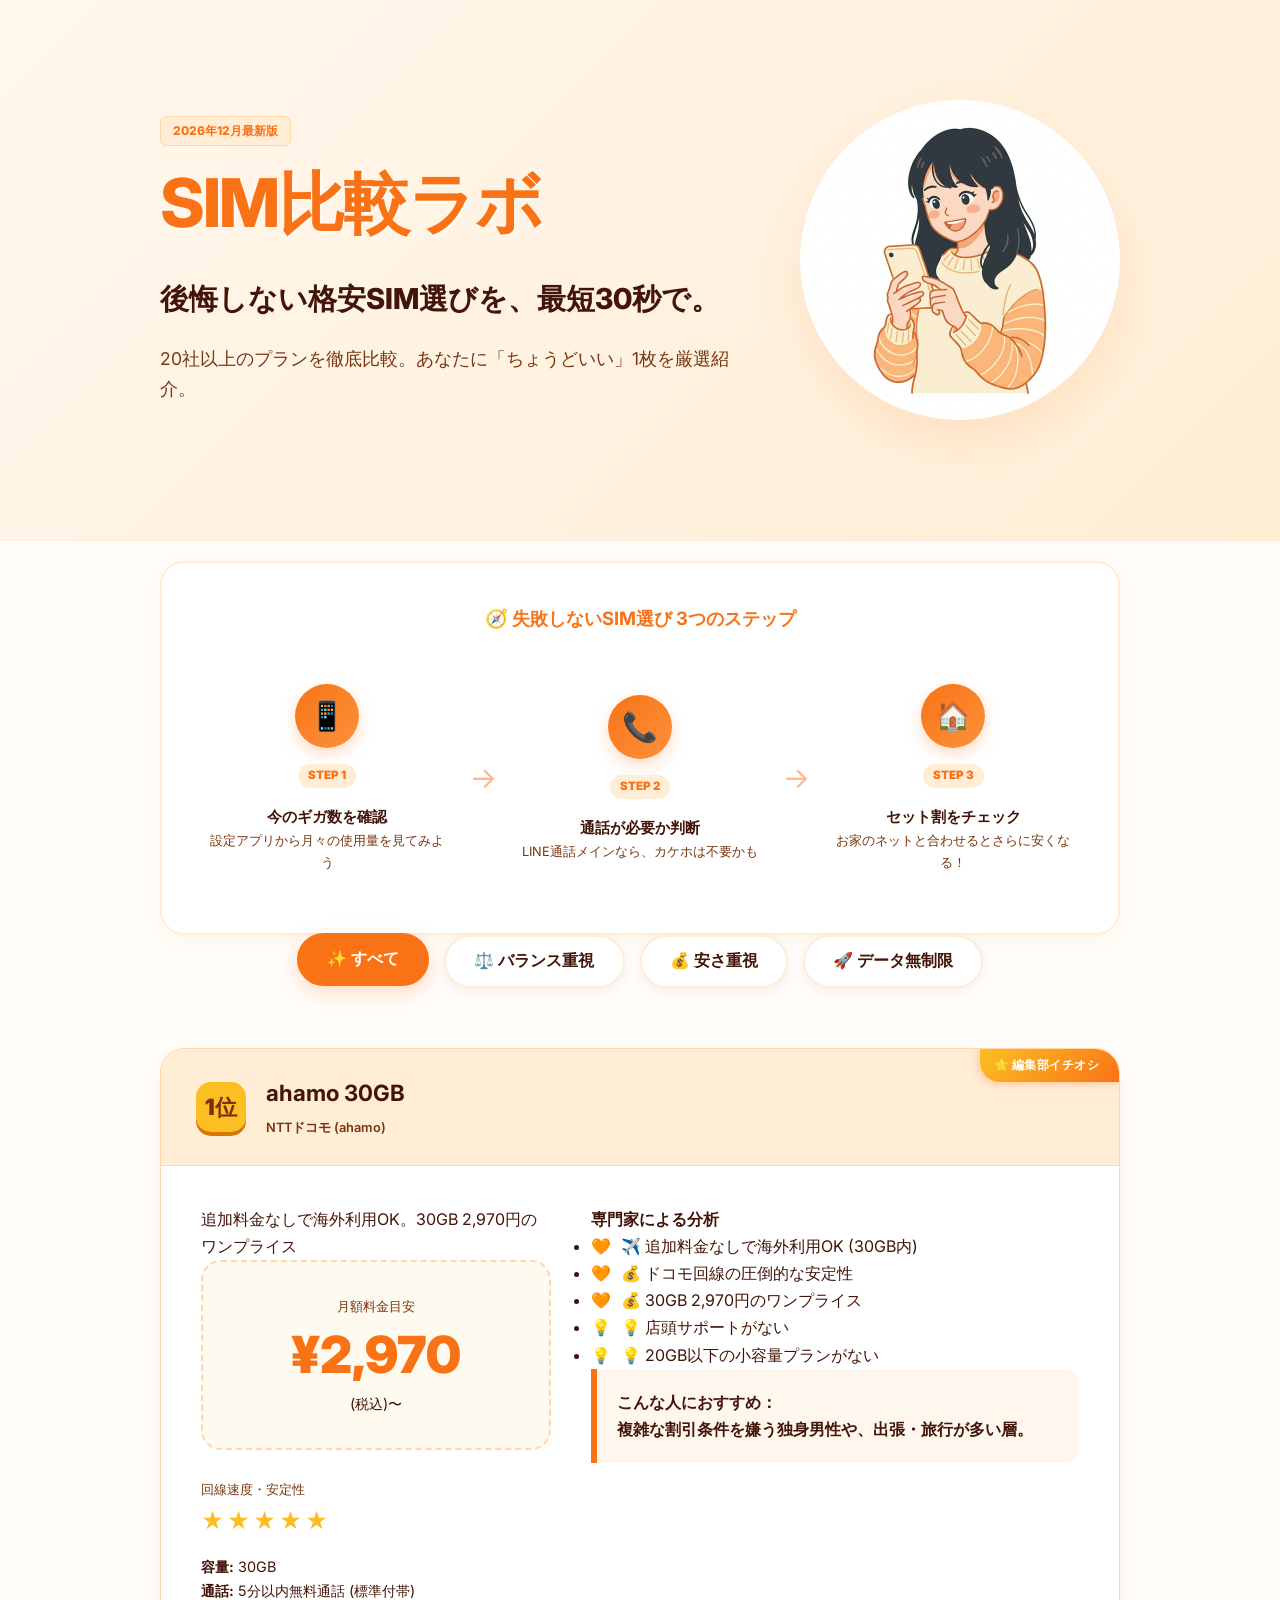
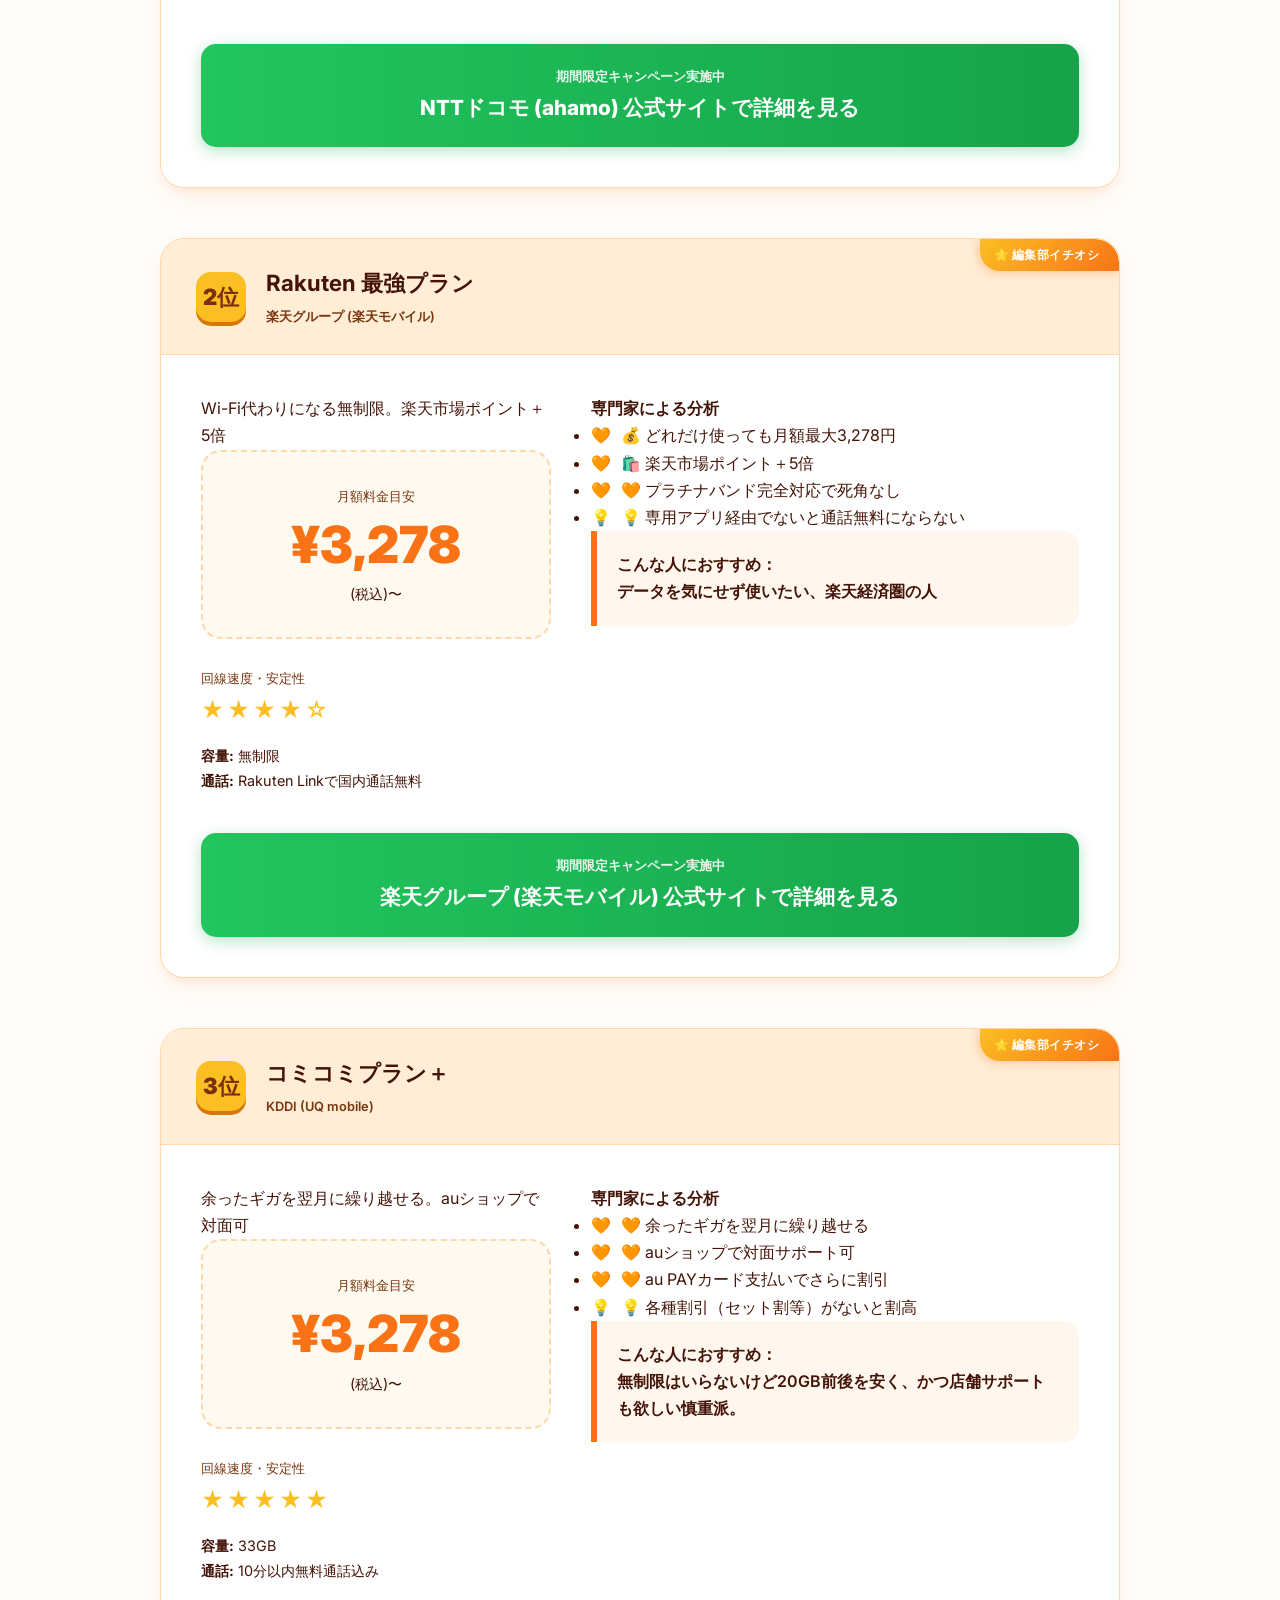
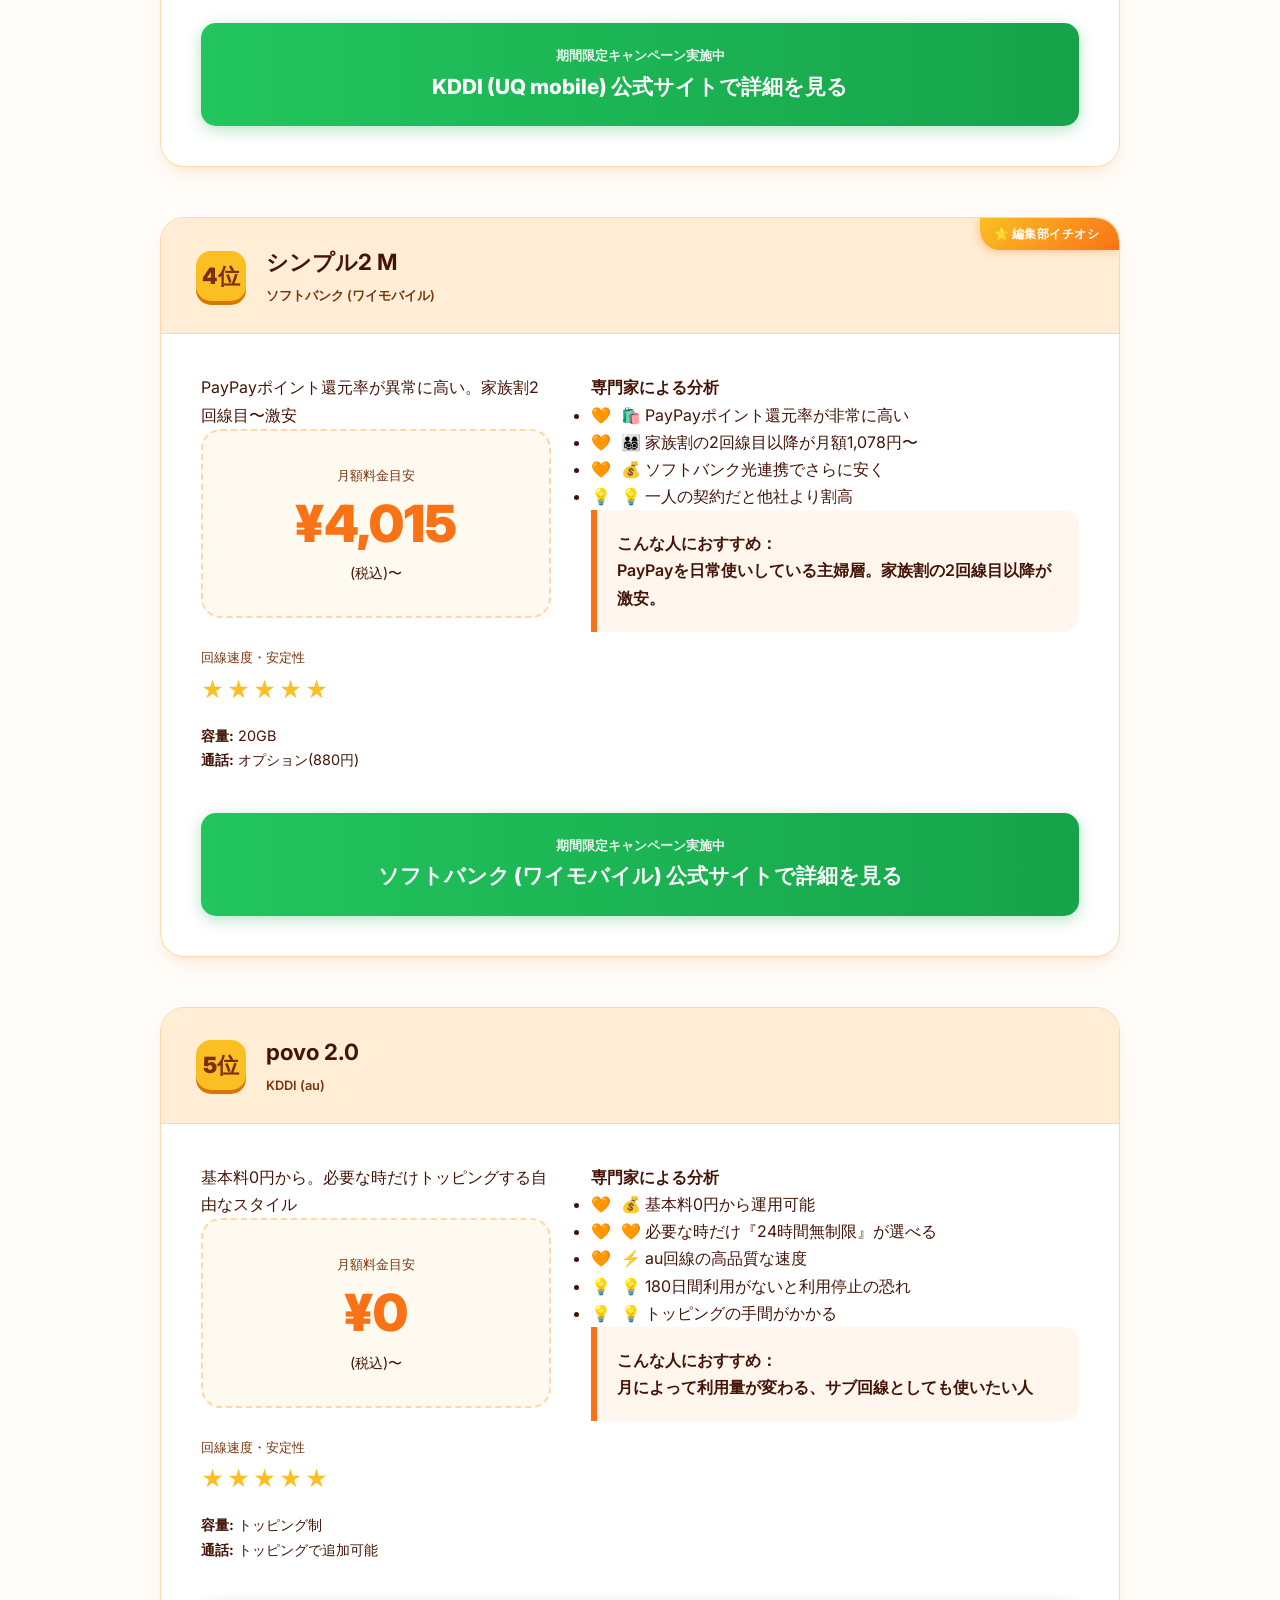
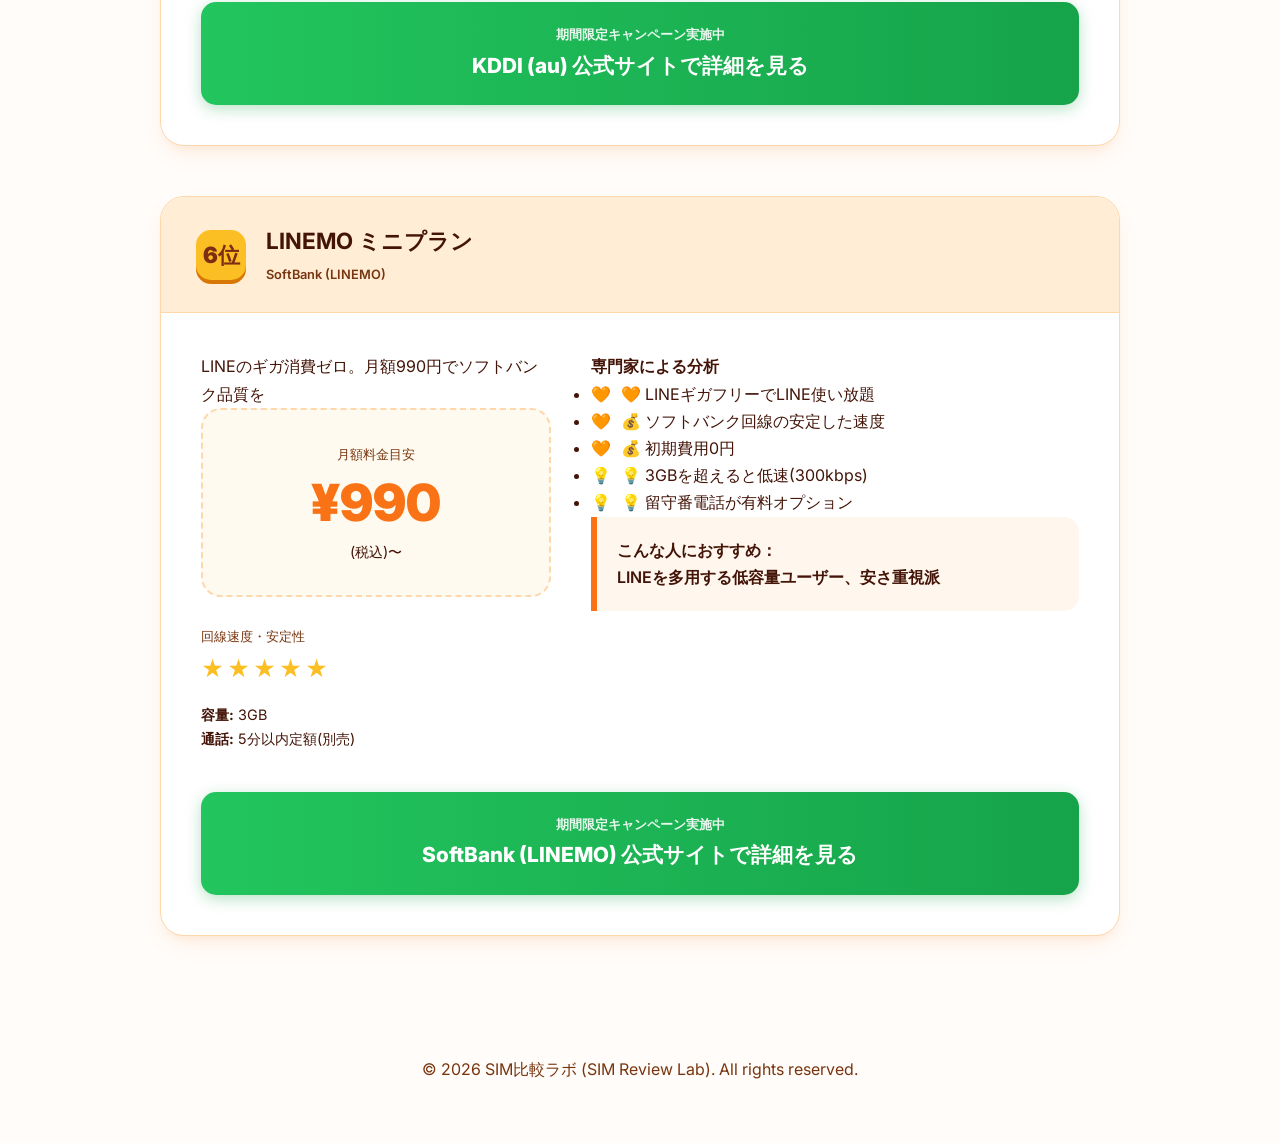
<file: index.html>
<!DOCTYPE html>
<html lang="ja">
<head>
    <meta charset="UTF-8">
    <meta name="viewport" content="width=device-width, initial-scale=1.0">
    <title>SIM比較ラボ | 格安SIM・キャリアの徹底比較</title>
    <!-- Google Fonts -->
    <link rel="preconnect" href="https://fonts.googleapis.com">
    <link rel="preconnect" href="https://fonts.gstatic.com" crossorigin>
    <link href="https://fonts.googleapis.com/css2?family=Inter:wght@400;600;700;800&display=swap" rel="stylesheet">
    <link rel="stylesheet" href="style.css">
</head>
<body>
    <header>
        <div class="container hero-flex">
            <div class="hero-text">
                <div class="update-badge" id="currentDateBadge">2026年3月最新版</div>
                <h1>SIM比較ラボ</h1>
                <p class="hero-subline">後悔しない格安SIM選びを、最短30秒で。</p>
                <p class="hero-desc">20社以上のプランを徹底比較。あなたに「ちょうどいい」1枚を厳選紹介。</p>
            </div>
            <div class="hero-image">
                <img src="hero_illustration.png" alt="Happy smartphone user" style="max-width: 100%; border-radius: 50%;">
            </div>
        </div>
    </header>

    <div class="container">
        <section class="guide-section">
            <h3 style="text-align: center; color: var(--primary); margin-bottom: 30px;">🧭 失敗しないSIM選び 3つのステップ</h3>
            <div class="guide-grid">
                <div class="guide-step">
                    <div class="step-icon">📱</div>
                    <span class="step-num">STEP 1</span>
                    <p style="font-size: 0.96rem; font-weight: 800; margin-top: 10px;">今のギガ数を確認</p>
                    <p style="font-size: 0.8rem; color: var(--text-muted);">設定アプリから月々の使用量を見てみよう</p>
                </div>
                <div class="guide-arrow">→</div>
                <div class="guide-step">
                    <div class="step-icon">📞</div>
                    <span class="step-num">STEP 2</span>
                    <p style="font-size: 0.96rem; font-weight: 800; margin-top: 10px;">通話が必要か判断</p>
                    <p style="font-size: 0.8rem; color: var(--text-muted);">LINE通話メインなら、カケホは不要かも</p>
                </div>
                <div class="guide-arrow">→</div>
                <div class="guide-step">
                    <div class="step-icon">🏠</div>
                    <span class="step-num">STEP 3</span>
                    <p style="font-size: 0.96rem; font-weight: 800; margin-top: 10px;">セット割をチェック</p>
                    <p style="font-size: 0.8rem; color: var(--text-muted);">お家のネットと合わせるとさらに安くなる！</p>
                </div>
            </div>
        </section>

        <!-- Category Navigation -->
        <nav class="cat-nav">
            <button class="cat-btn active" data-cat="all">✨ すべて</button>
            <button class="cat-btn" data-cat="balance">⚖️ バランス重視</button>
            <button class="cat-btn" data-cat="cheap">💰 安さ重視</button>
            <button class="cat-btn" data-cat="unlimited">🚀 データ無制限</button>
        </nav>

        <section id="rankingContainer" class="ranking-section">
            <div class="skeleton-card skeleton"></div>
            <div class="skeleton-card skeleton"></div>
            <div class="skeleton-card skeleton"></div>
        </section>

        <footer style="margin-top: 80px; text-align: center; color: var(--text-muted); padding: 40px 0;">
            <p>&copy; 2026 SIM比較ラボ (SIM Review Lab). All rights reserved.</p>
        </footer>
    </div>

    <script src="main.js"></script>
</body>
</html>
</file>
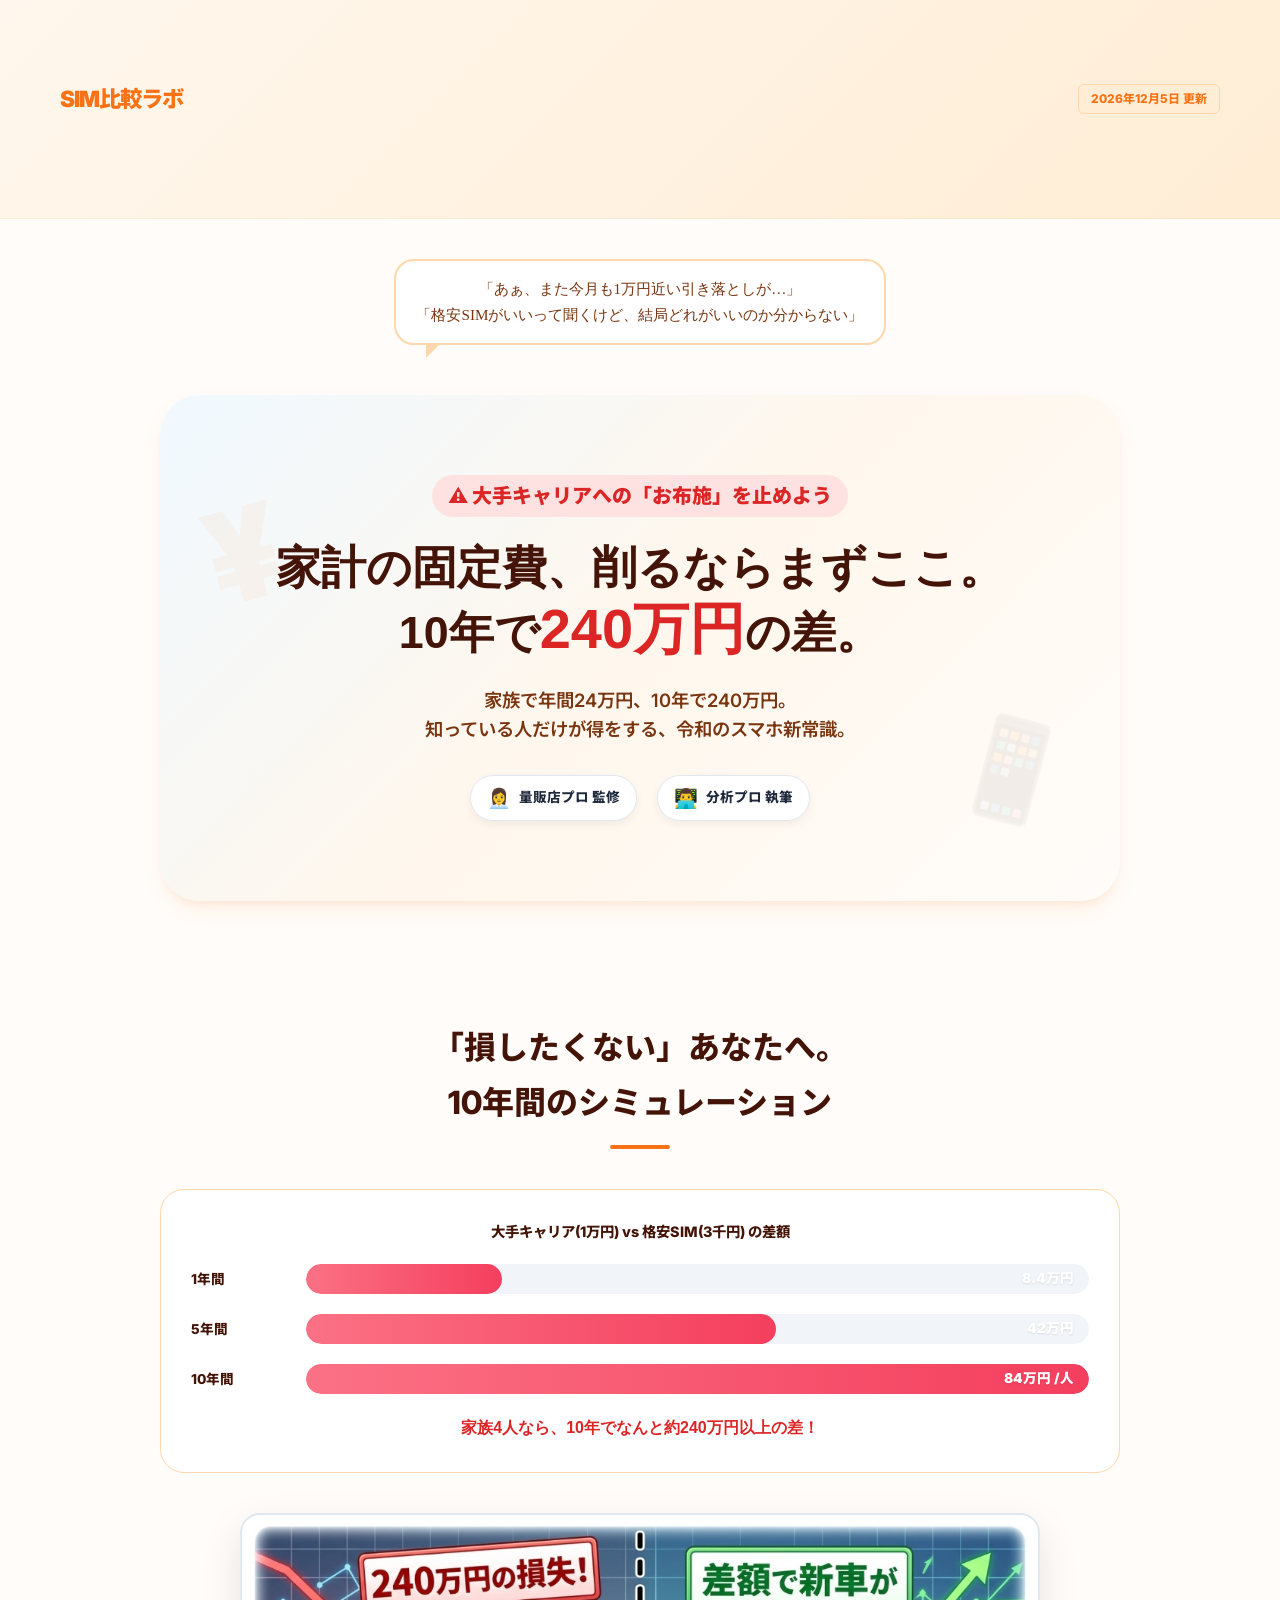
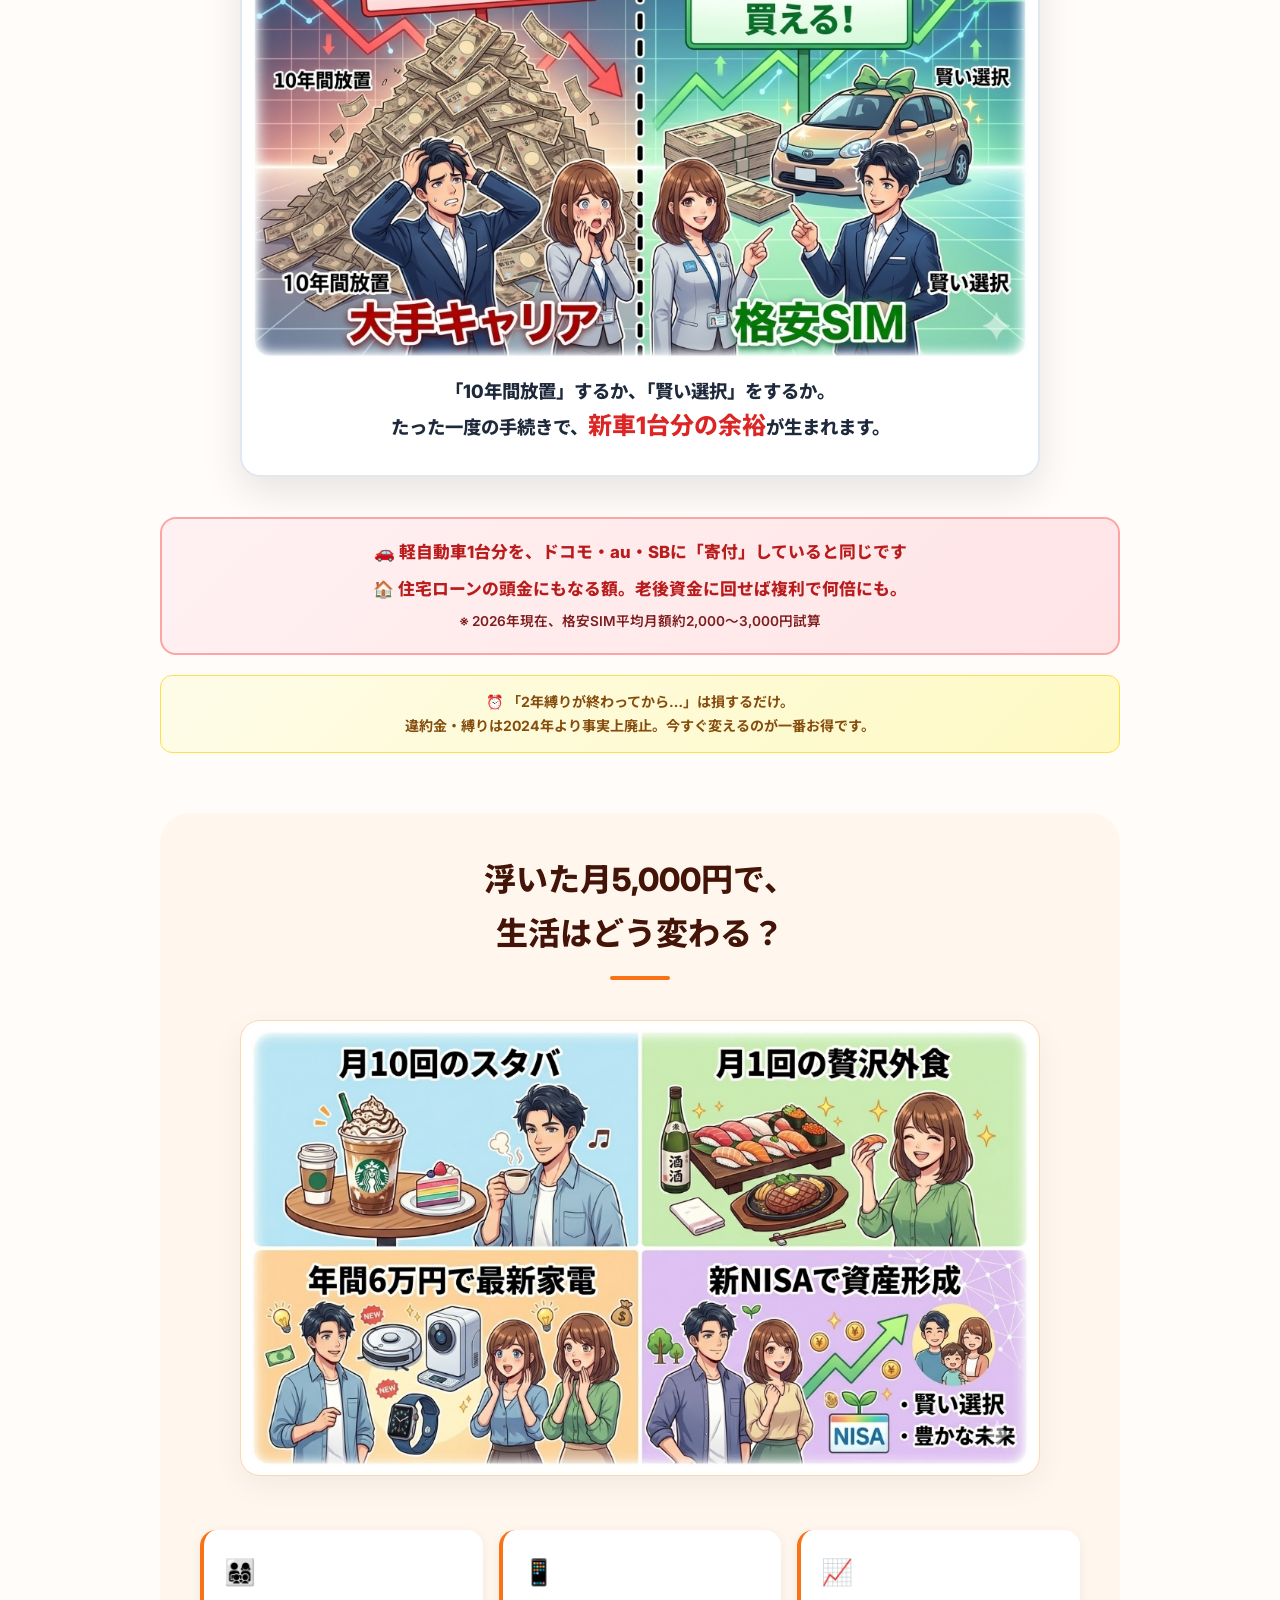
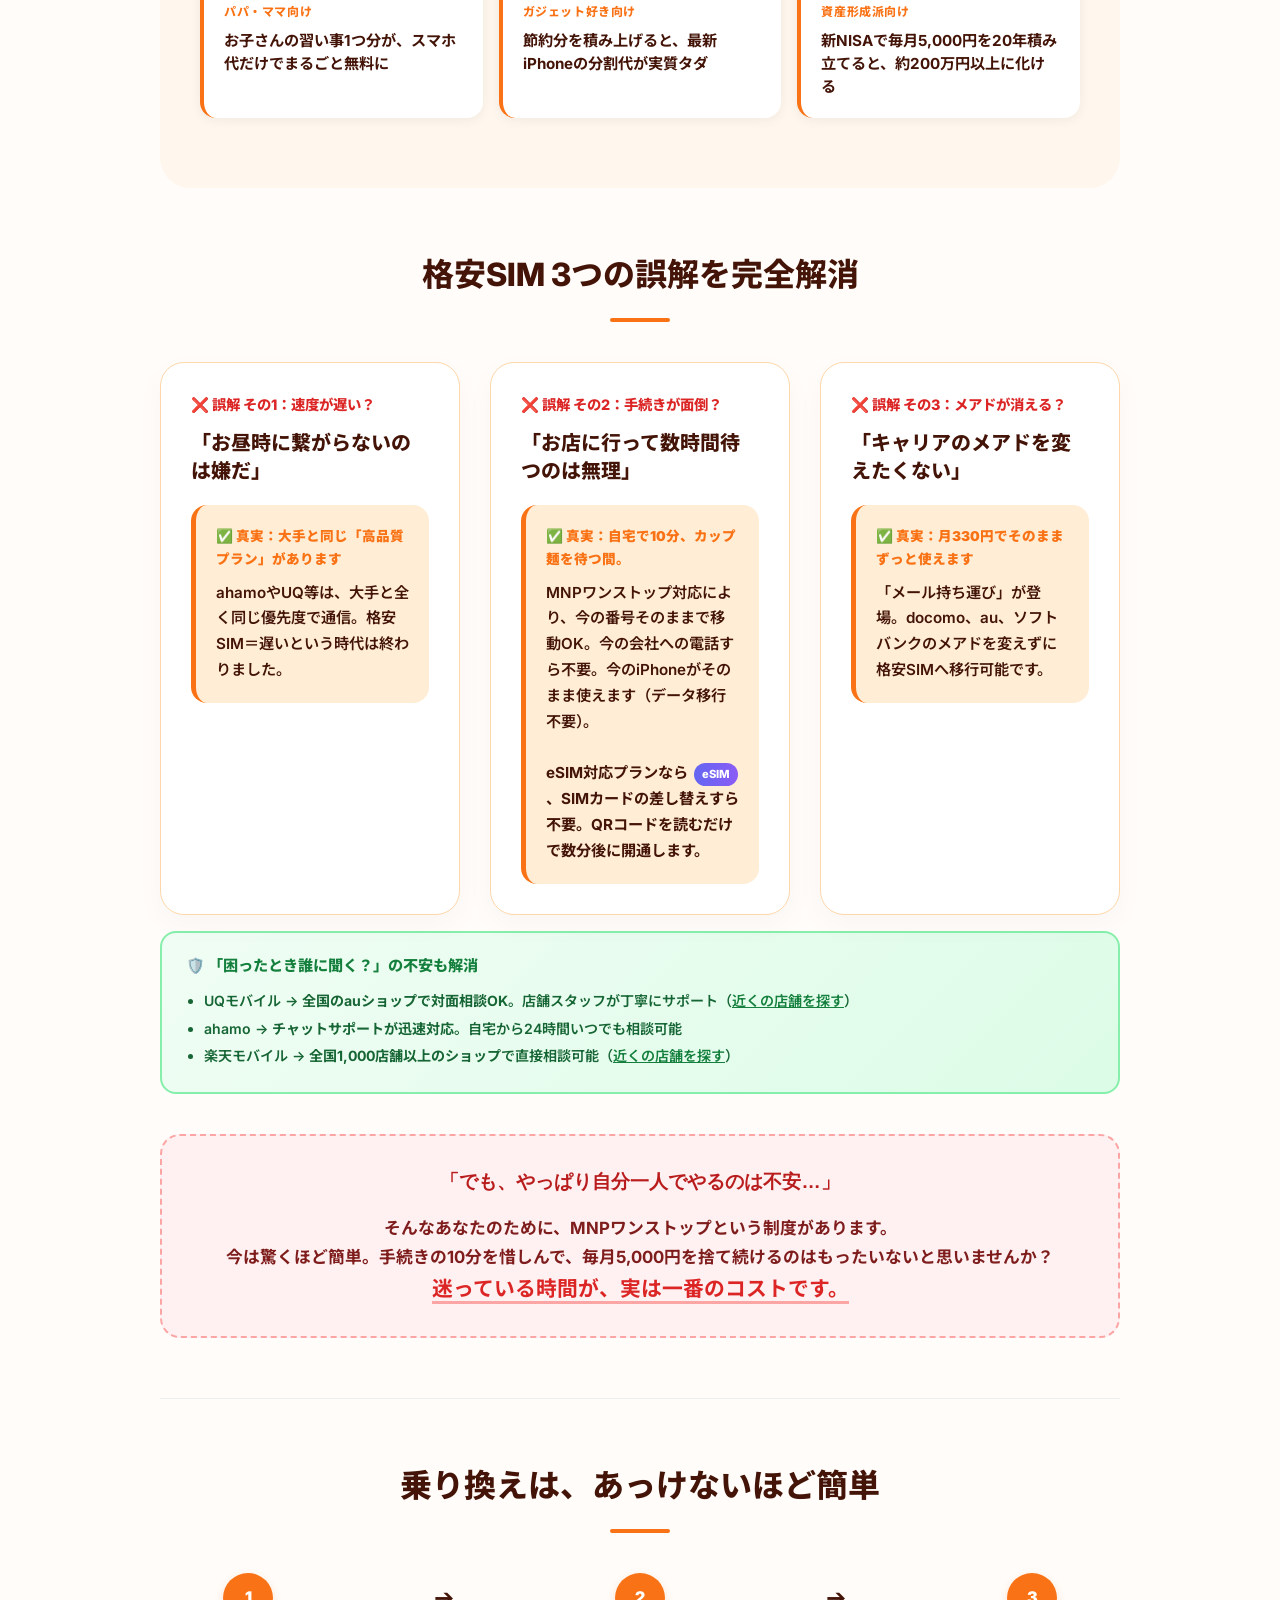
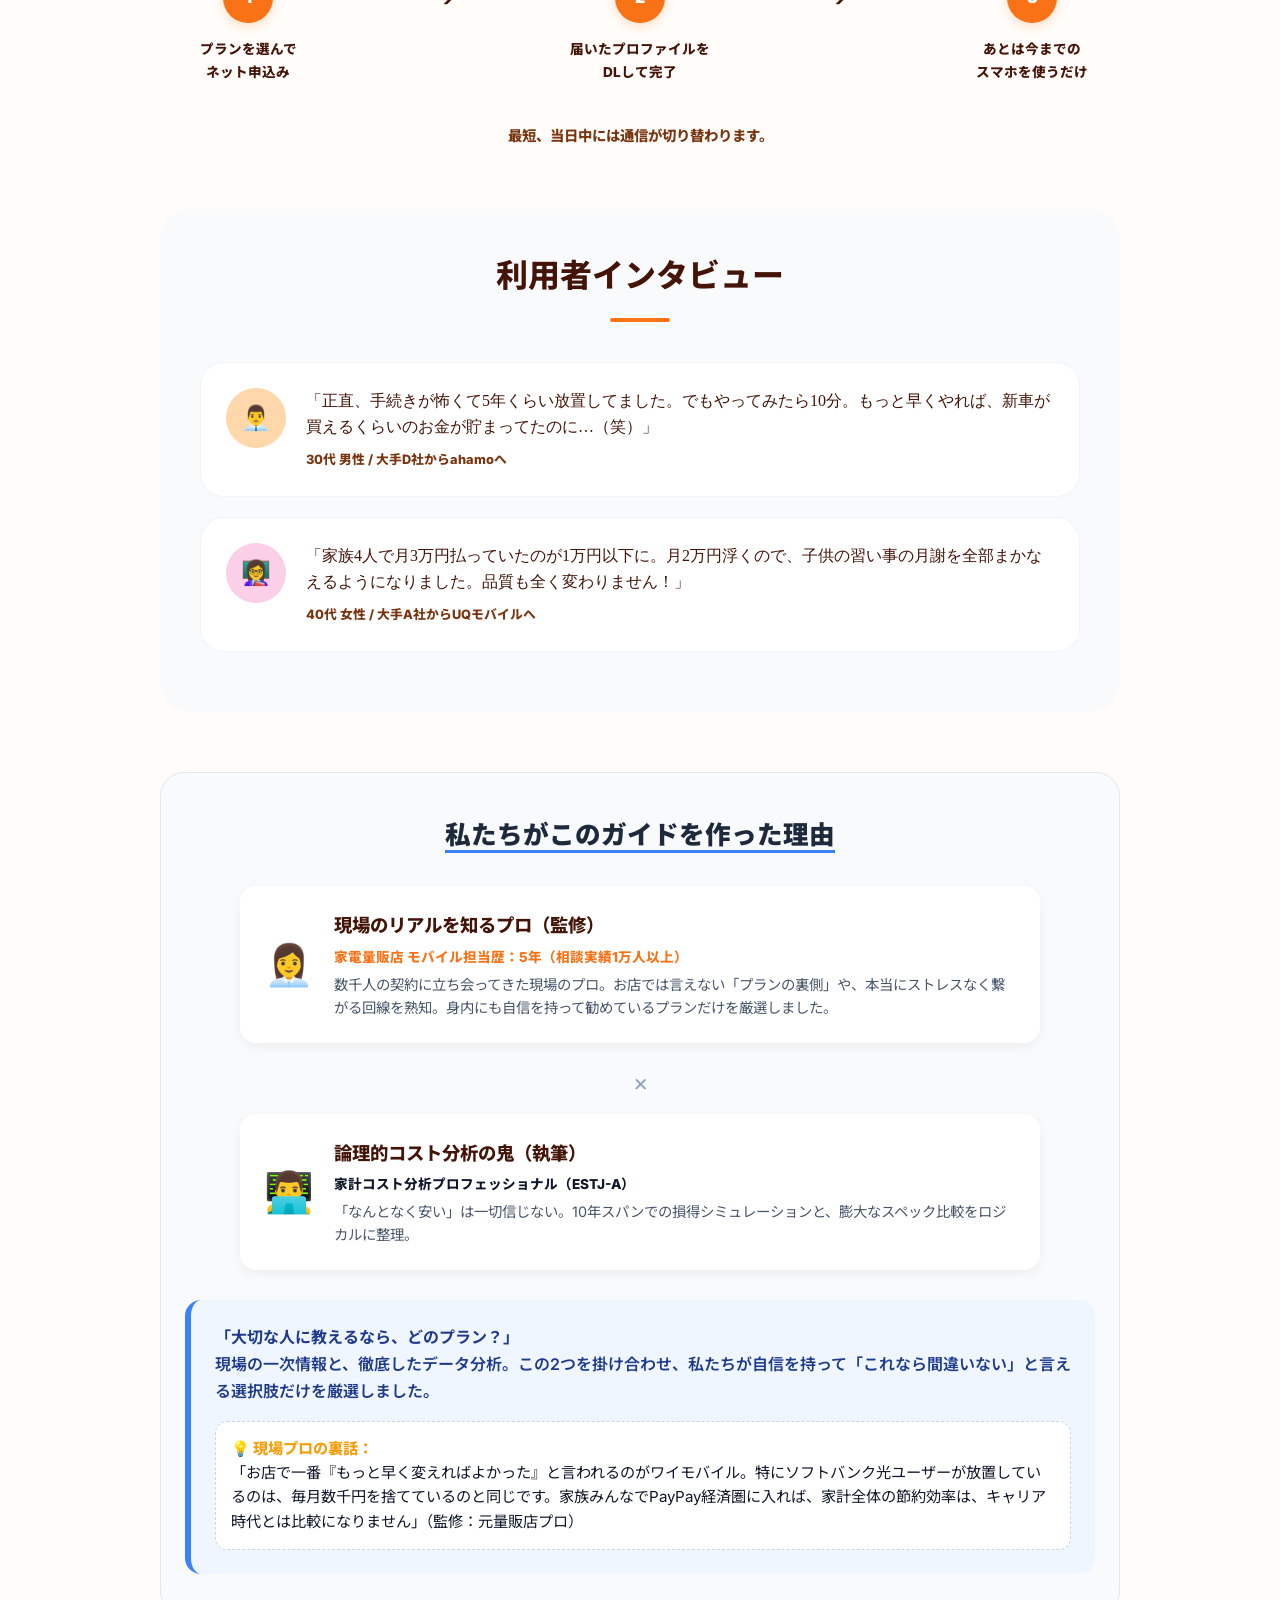
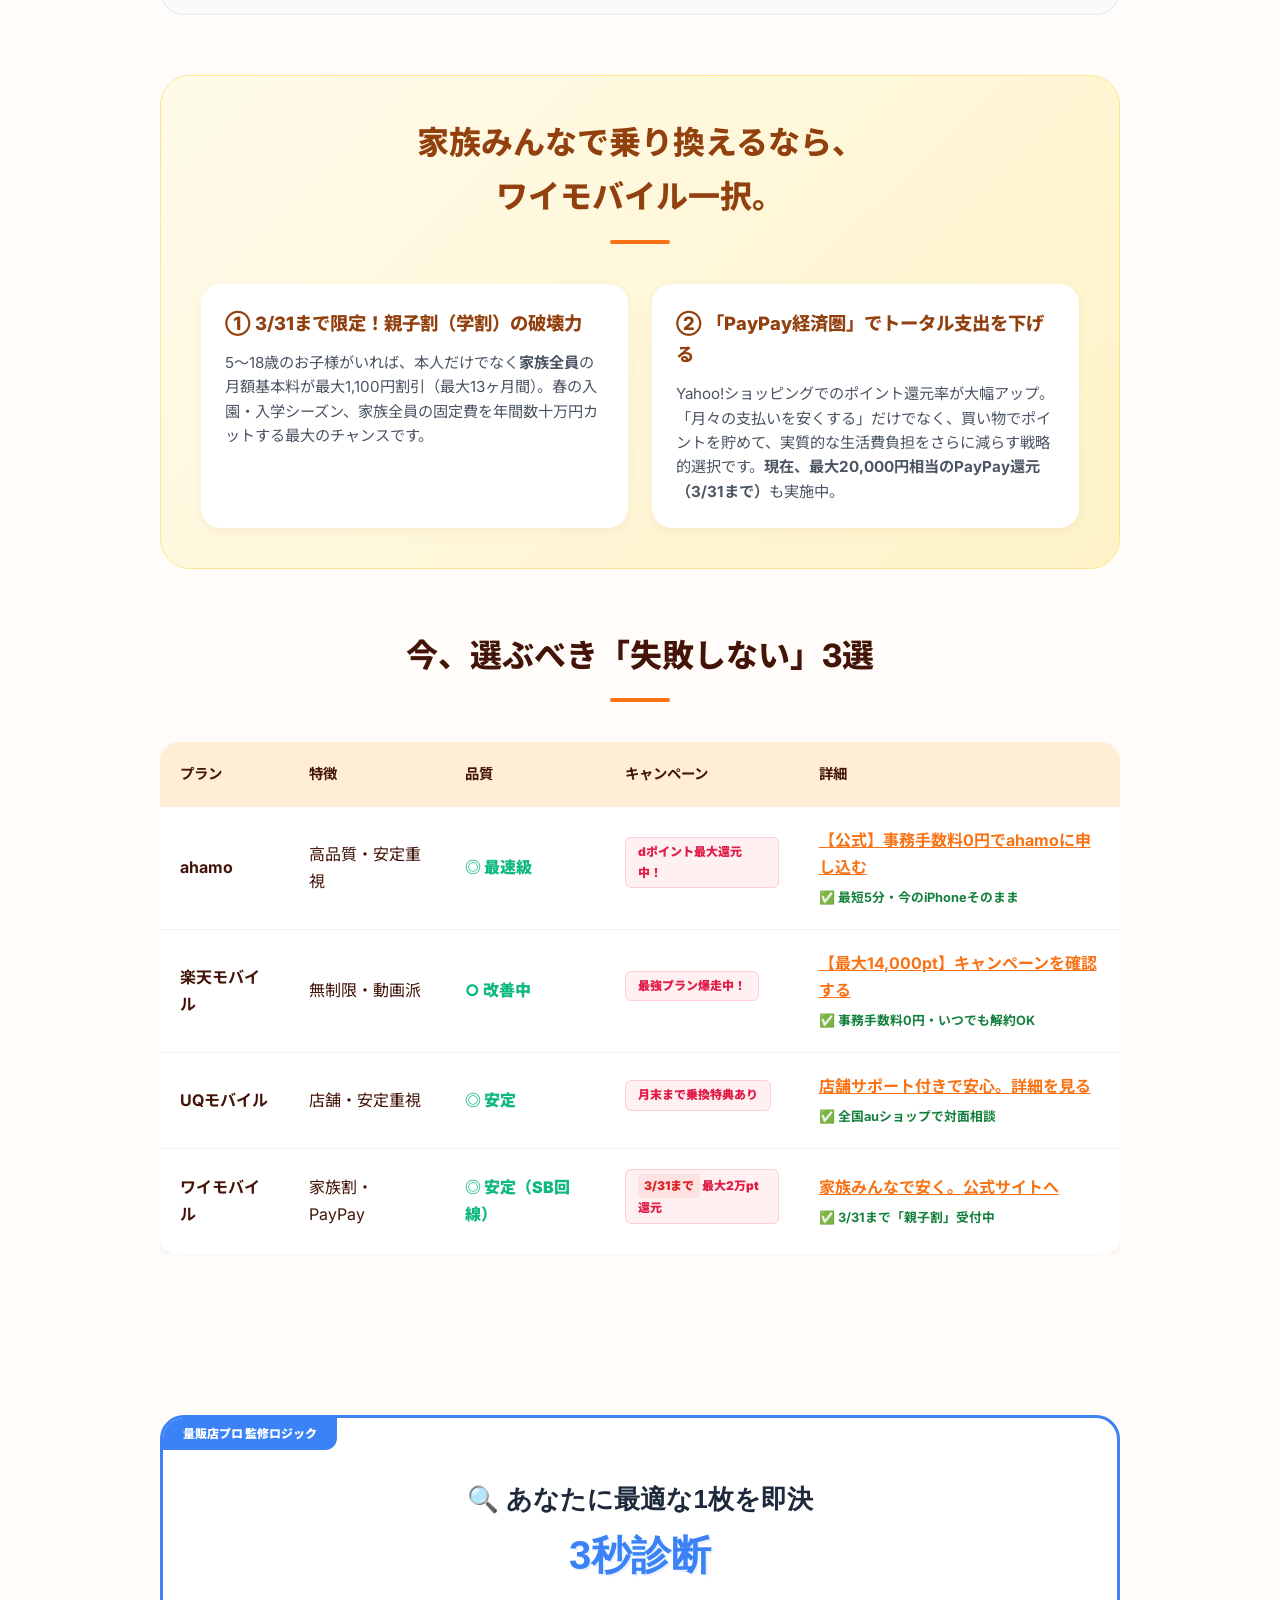
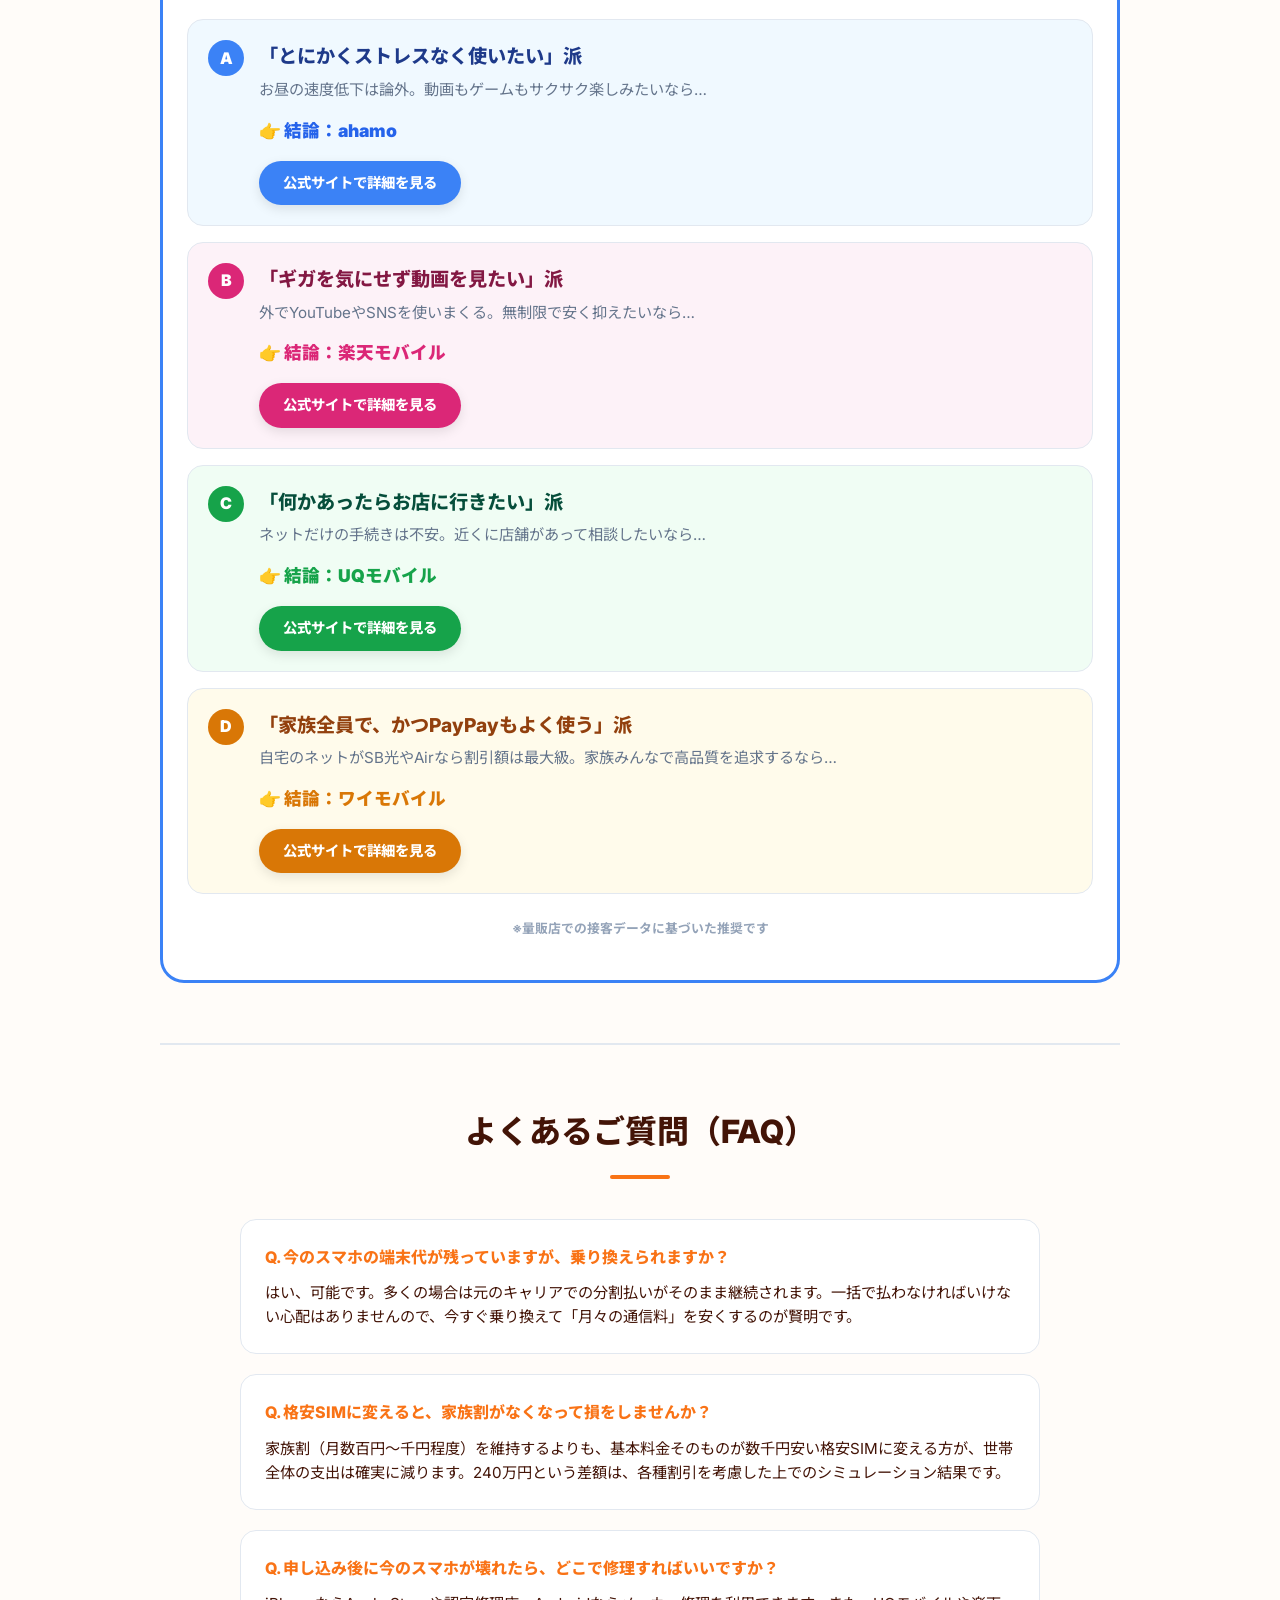
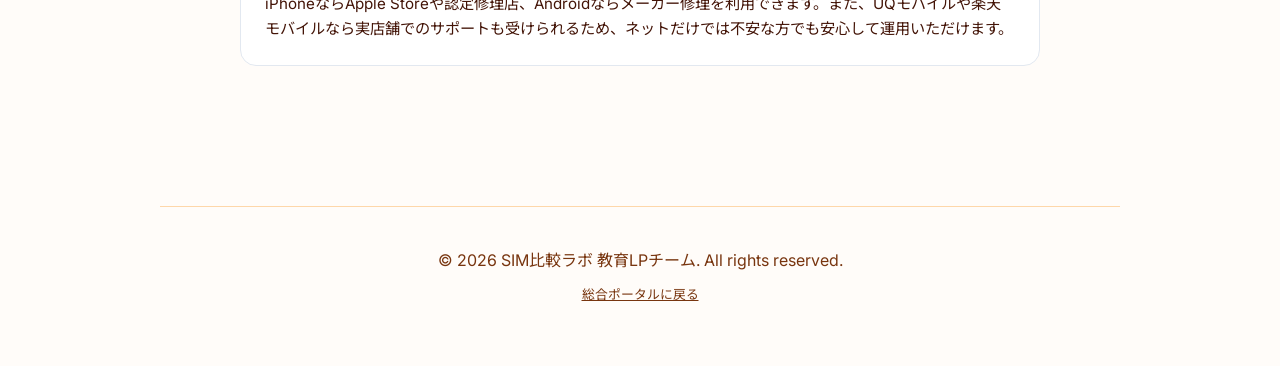
<file: education_lp.html>
<!DOCTYPE html>
<html lang="ja">
<head>
    <meta charset="UTF-8">
    <meta name="viewport" content="width=device-width, initial-scale=1.0">
    <title>年間240万円の損を止める。知っている人だけが得をするスマホ新常識 | SIM比較ラボ</title>
    <meta name="description" content="大手キャリアへの「お布施」を止めよう。家族4人なら10年で240万円の差。格安SIMへの誤解を解消し、あなたに合ったプランを3秒で診断。">
    <link rel="preconnect" href="https://fonts.googleapis.com">
    <link rel="preconnect" href="https://fonts.gstatic.com" crossorigin>
    <link href="https://fonts.googleapis.com/css2?family=Inter:wght@400;700;800&family=Noto+Sans+JP:wght@400;700;900&display=swap" rel="stylesheet">
    <link rel="stylesheet" href="style.css">
    <style>
        /* ======= EDUCATION LP SPECIFIC STYLES ======= */
        .edu-loss-analogy {
            background: linear-gradient(135deg, #fff1f2 0%, #ffe4e6 100%);
            border: 2px solid #fca5a5;
            border-radius: 16px;
            padding: 20px 24px;
            margin-top: 24px;
            text-align: center;
        }
        .edu-loss-analogy p {
            font-size: 1.05rem;
            font-weight: 800;
            color: #b91c1c;
            margin: 0;
            line-height: 1.6;
        }
        .edu-loss-analogy .analogy-note {
            font-size: 0.85rem;
            font-weight: 600;
            color: #7f1d1d;
            margin-top: 8px;
        }

        /* Target-specific benefits */
        .target-benefits {
            display: grid;
            grid-template-columns: repeat(auto-fit, minmax(220px, 1fr));
            gap: 16px;
            margin-top: 24px;
        }
        .target-card {
            background: white;
            border-radius: 16px;
            padding: 20px;
            border-left: 4px solid var(--primary);
            box-shadow: 0 2px 12px rgba(0,0,0,0.06);
        }
        .target-card .target-label {
            font-size: 0.75rem;
            font-weight: 800;
            color: var(--primary);
            text-transform: uppercase;
            letter-spacing: 0.05em;
            margin-bottom: 8px;
        }
        .target-card .target-benefit {
            font-size: 0.95rem;
            font-weight: 700;
            color: var(--text-main);
            line-height: 1.5;
        }
        .target-card .target-emoji {
            font-size: 1.6rem;
            margin-bottom: 8px;
            display: block;
        }

        /* Support highlight */
        .support-highlight {
            background: linear-gradient(135deg, #f0fdf4 0%, #dcfce7 100%);
            border: 2px solid #86efac;
            border-radius: 16px;
            padding: 20px 24px;
            margin-top: 16px;
        }
        .support-highlight .support-title {
            font-weight: 800;
            color: #15803d;
            font-size: 0.95rem;
            margin-bottom: 10px;
            display: flex;
            align-items: center;
            gap: 6px;
        }
        .support-highlight ul {
            margin: 0;
            padding-left: 18px;
        }
        .support-highlight li {
            font-size: 0.88rem;
            font-weight: 600;
            color: #166534;
            margin-bottom: 4px;
        }

        /* Enhanced CTA */
        .cta-micro-copy {
            font-size: 0.8rem;
            font-weight: 700;
            color: #15803d;
            margin-top: 6px;
            display: block;
        }
        .cta-btn-light {
            display: inline-block;
            background: white;
            color: var(--primary);
            font-weight: 800;
            font-size: 0.9rem;
            border: 2px solid var(--primary);
            border-radius: 100px;
            padding: 10px 24px;
            cursor: pointer;
            transition: all 0.2s;
        }
        .cta-btn-light:hover {
            background: var(--primary);
            color: white;
        }

        /* eSIM badge */
        .esim-badge {
            display: inline-block;
            background: linear-gradient(90deg, #6366f1, #8b5cf6);
            color: white;
            font-size: 0.7rem;
            font-weight: 800;
            padding: 2px 8px;
            border-radius: 100px;
            margin-left: 6px;
            vertical-align: middle;
        }

        /* Timing info */
        .timing-banner {
            background: linear-gradient(135deg, #fefce8 0%, #fef9c3 100%);
            border: 1px solid #fde047;
            border-radius: 12px;
            padding: 14px 20px;
            font-size: 0.88rem;
            font-weight: 700;
            color: #854d0e;
            text-align: center;
            margin-top: 20px;
        }
        .urgency-high {
            color: #dc2626;
            font-weight: 900;
            background: #fee2e2;
            padding: 2px 6px;
            border-radius: 4px;
            display: inline-block;
        }

        /* Luxury list enhancements */
        .luxury-list {
            display: grid;
            grid-template-columns: repeat(auto-fit, minmax(200px, 1fr));
            gap: 20px;
            margin-bottom: 30px;
        }
        .luxury-item {
            display: flex;
            align-items: center;
            gap: 15px;
            background: white;
            padding: 15px;
            border-radius: 16px;
            box-shadow: 0 4px 12px rgba(0,0,0,0.03);
        }
        .luxury-emoji {
            font-size: 1.5rem;
            width: 44px;
            height: 44px;
            background: var(--primary-light);
            display: flex;
            align-items: center;
            justify-content: center;
            border-radius: 50%;
            flex-shrink: 0;
        }
        .luxury-text {
            font-size: 0.95rem;
            font-weight: 700;
            line-height: 1.4;
        }

        /* Mobile responsive table */
        @media (max-width: 640px) {
            .edu-table-wrapper {
                overflow-x: hidden !important;
            }
            .edu-table {
                display: none;
            }
            .mobile-plan-cards {
                display: flex !important;
                flex-direction: column;
                gap: 16px;
            }
        }
        .mobile-plan-cards {
            display: none;
        }
        .mobile-plan-card {
            background: white;
            border-radius: 20px;
            padding: 20px;
            border: 2px solid #e5e7eb;
            box-shadow: 0 2px 12px rgba(0,0,0,0.06);
        }
        .mobile-plan-card .plan-name {
            font-size: 1.2rem;
            font-weight: 900;
            color: var(--text-main);
            margin-bottom: 4px;
        }
        .mobile-plan-card .plan-desc {
            font-size: 0.85rem;
            color: var(--text-muted);
            font-weight: 600;
            margin-bottom: 12px;
        }
        .mobile-plan-card .plan-quality {
            font-size: 0.85rem;
            font-weight: 700;
            color: #059669;
            margin-bottom: 8px;
        }
        .mobile-plan-card .mobile-cta-wrap {
            margin-top: 14px;
        }
        .mobile-plan-card .mobile-cta-btn {
            display: block;
            text-align: center;
            background: var(--primary);
            color: white;
            font-weight: 800;
            font-size: 0.95rem;
            border-radius: 100px;
            padding: 12px 0;
            text-decoration: none;
        }
        /* Author Bio & Pro Diagnosis Styles */
        .author-bio-section {
            background-color: #f8fafc;
            padding: 40px 24px;
            border-radius: 24px;
            margin: 60px 0;
            border: 1px solid #e2e8f0;
        }
        .author-card {
            background: white;
            padding: 24px;
            border-radius: 16px;
            box-shadow: 0 4px 12px rgba(0,0,0,0.05);
            display: flex;
            align-items: center;
            gap: 20px;
            margin-bottom: 20px;
        }
        .author-emoji { font-size: 40px; }
        .author-name { margin: 0; font-size: 1.15rem; font-weight: 800; }
        .author-title { font-weight: 800; font-size: 0.85rem; color: var(--primary); margin: 4px 0; }
        .author-desc { margin: 0; font-size: 0.9rem; color: #475569; line-height: 1.6; }

        .pro-diag-container {
            background-color: #fff;
            padding: 40px 24px;
            border: 3px solid #3b82f6;
            border-radius: 24px;
            margin: 60px 0;
            position: relative;
            overflow: hidden;
        }
        .pro-badge {
            position: absolute;
            top: 0;
            left: 0;
            background: #3b82f6;
            color: white;
            padding: 6px 20px;
            font-size: 0.75rem;
            font-weight: 900;
            border-bottom-right-radius: 12px;
        }
        .diag-card-pro {
            border: 1px solid #e2e8f0;
            padding: 20px;
            border-radius: 16px;
            margin-bottom: 16px;
            cursor: pointer;
            transition: all 0.2s cubic-bezier(0.4, 0, 0.2, 1);
            display: flex;
            align-items: flex-start;
            gap: 15px;
        }
        .diag-card-pro:hover {
            transform: translateY(-5px);
            box-shadow: 0 15px 30px rgba(59, 130, 246, 0.15);
            border-color: #3b82f6;
            background-color: #f8fafc !important;
        }
        .diag-letter {
            background: #3b82f6;
            color: white;
            border-radius: 50%;
            width: 36px;
            height: 36px;
            display: flex;
            align-items: center;
            justify-content: center;
            flex-shrink: 0;
            font-size: 16px;
            font-weight: 900;
        }
        .diag-res-title { font-size: 1.2rem; font-weight: 800; margin-bottom: 6px; transition: color 0.2s; }
        .diag-card-pro:hover .diag-res-title { color: #2563eb; }
        .diag-res-desc { font-size: 0.95rem; color: #64748b; line-height: 1.5; margin: 0; }
        .diag-res-final { margin-top: 14px; font-weight: 900; color: #2563eb; font-size: 1.1rem; }
    </style>
</head>
<body>
    <header>
        <div class="header-inner">
            <a href="index.html" class="logo-text">SIM比較ラボ</a>
            <div id="dynamic-date" class="update-badge">2026年3月 更新</div>
        </div>
    </header>

    <div class="container">
        <!-- Inner Voice / Emotional Hook -->
        <div class="inner-voice-container" style="text-align: center;">
            <div class="inner-voice">
                「あぁ、また今月も1万円近い引き落としが…」<br>
                「格安SIMがいいって聞くけど、結局どれがいいのか分からない」
            </div>
        </div>

        <!-- Hero Section -->
        <section class="lp-hero">
            <span class="crisis-text">⚠️ 大手キャリアへの「お布施」を止めよう</span>
            <h1 style="font-size: 2.8rem; line-height: 1.2; margin-bottom: 24px;" class="font-impact">
                家計の固定費、削るならまずここ。<br>
                10年で<span class="text-danger" style="font-size: 3.5rem;">240万円</span>の差。
            </h1>
            <p style="font-size: 1.15rem; color: var(--text-muted); font-weight: 600; line-height: 1.6;">
                家族で年間24万円、10年で240万円。<br>
                知っている人だけが得をする、令和のスマホ新常識。
            </p>
            <!-- ★ NEW: Branding / Credit Icons -->
            <div style="margin-top: 30px; display: flex; align-items: center; justify-content: center; gap: 20px;">
                <div style="display: flex; align-items: center; gap: 8px; background: white; padding: 6px 16px; border-radius: 100px; box-shadow: 0 4px 10px rgba(0,0,0,0.05); border: 1px solid #e2e8f0;">
                    <span style="font-size: 1.2rem;">👩‍💼</span>
                    <span style="font-size: 0.85rem; font-weight: 800; color: #1e293b;">量販店プロ 監修</span>
                </div>
                <div style="display: flex; align-items: center; gap: 8px; background: white; padding: 6px 16px; border-radius: 100px; box-shadow: 0 4px 10px rgba(0,0,0,0.05); border: 1px solid #e2e8f0;">
                    <span style="font-size: 1.2rem;">👨‍💻</span>
                    <span style="font-size: 0.85rem; font-weight: 800; color: #1e293b;">分析プロ 執筆</span>
                </div>
            </div>
        </section>

        <!-- ★ IMPROVEMENT 1: Enhanced Loss Visualization -->
        <section class="edu-section">
            <h2 class="edu-title">「損したくない」あなたへ。<br>10年間のシミュレーション</h2>
            <div class="loss-chart">
                <p style="font-weight: 800; font-size: 0.9rem; margin-bottom: 20px; text-align: center;">
                    大手キャリア(1万円) vs 格安SIM(3千円) の差額
                </p>
                <div class="chart-row">
                    <div class="chart-label">1年間</div>
                    <div class="chart-bar-container">
                        <div class="chart-bar" style="width: 25%;"></div>
                        <span class="chart-value">8.4万円</span>
                    </div>
                </div>
                <div class="chart-row">
                    <div class="chart-label">5年間</div>
                    <div class="chart-bar-container">
                        <div class="chart-bar" style="width: 60%;"></div>
                        <span class="chart-value">42万円</span>
                    </div>
                </div>
                <div class="chart-row">
                    <div class="chart-label">10年間</div>
                    <div class="chart-bar-container">
                        <div class="chart-bar" style="width: 100%;"></div>
                        <span class="chart-value">84万円 /人</span>
                    </div>
                </div>
                <p style="text-align: center; color: var(--danger); font-weight: 900; margin-top: 20px;" class="font-impact">
                    家族4人なら、10年でなんと約240万円以上の差！
                </p>
            </div>
            <!-- ★ NEW: 視覚的なインパクト（比較イラスト） -->
            <div style="margin: 40px auto; max-width: 800px; background: white; padding: 10px; border-radius: 20px; box-shadow: 0 15px 40px rgba(0,0,0,0.1); text-align: center; border: 2px solid #e2e8f0;">
                <img src="img/hero-comparison.jpg" alt="大手キャリア vs 格安SIM 240万円の差" style="width: 100%; border-radius: 12px; display: block;">
                <p style="padding: 20px; font-size: 1.15rem; font-weight: 800; color: #1e293b; line-height: 1.6; margin: 0;">
                    「10年間放置」するか、「賢い選択」をするか。<br>
                    たった一度の手続きで、<span class="text-danger" style="font-size: 1.5rem;">新車1台分の余裕</span>が生まれます。
                </p>
            </div>
            <!-- ★ NEW: 人生の大きな支出との対比 -->
            <div class="edu-loss-analogy">
                <p>🚗 軽自動車1台分を、ドコモ・au・SBに「寄付」していると同じです</p>
                <p style="margin-top: 10px;">🏠 住宅ローンの頭金にもなる額。老後資金に回せば複利で何倍にも。</p>
                <p class="analogy-note">※ 2026年現在、格安SIM平均月額約2,000〜3,000円試算</p>
            </div>
            <!-- ★ NEW: 乗り換えタイミングの嘘 -->
            <div class="timing-banner">
                ⏰ 「2年縛りが終わってから…」は損するだけ。<br>
                <strong>違約金・縛りは2024年より事実上廃止。今すぐ変えるのが一番お得です。</strong>
            </div>
        </section>

        <!-- ★ IMPROVEMENT 3: Target-specific benefits -->
        <section class="edu-section" style="background: #fff7ed; border-radius: 30px; padding: 40px;">
            <h2 class="edu-title">浮いた月5,000円で、<br>生活はどう変わる？</h2>
            
            <!-- ★ NEW: 恩恵イメージ（4コマ） -->
            <div style="margin: 30px auto; max-width: 800px; background: white; padding: 10px; border-radius: 20px; box-shadow: 0 10px 30px rgba(0,0,0,0.05); text-align: center; border: 1px solid #fed7aa;">
                <img src="img/benefits.jpg" alt="節約で得られる幸せな日常" style="width: 100%; border-radius: 12px; display: block;">
            </div>

            <div class="luxury-list" style="margin-top: 30px;">
            <!-- ★ NEW: ターゲット別の具体例 -->
            <div class="target-benefits">
                <div class="target-card">
                    <span class="target-emoji">👨‍👩‍👧‍👦</span>
                    <div class="target-label">パパ・ママ向け</div>
                    <div class="target-benefit">お子さんの習い事1つ分が、スマホ代だけでまるごと無料に</div>
                </div>
                <div class="target-card">
                    <span class="target-emoji">📱</span>
                    <div class="target-label">ガジェット好き向け</div>
                    <div class="target-benefit">節約分を積み上げると、最新iPhoneの分割代が実質タダ</div>
                </div>
                <div class="target-card">
                    <span class="target-emoji">📈</span>
                    <div class="target-label">資産形成派向け</div>
                    <div class="target-benefit">新NISAで毎月5,000円を20年積み立てると、約200万円以上に化ける</div>
                </div>
            </div>
        </section>

        <!-- ★ IMPROVEMENT 2: Myth Busting + サポート安心感 -->
        <section class="edu-section">
            <h2 class="edu-title">格安SIM 3つの誤解を完全解消</h2>
            <div class="myth-grid">
                <!-- Myth 1 -->
                <div class="myth-card">
                    <div class="myth-header">❌ 誤解 その1：速度が遅い？</div>
                    <h3 class="myth-question">「お昼時に繋がらないのは嫌だ」</h3>
                    <div class="fact-box">
                        <span class="fact-title">✅ 真実：大手と同じ「高品質プラン」があります</span>
                        <p class="fact-text">ahamoやUQ等は、大手と全く同じ優先度で通信。格安SIM＝遅いという時代は終わりました。</p>
                    </div>
                </div>
                <!-- Myth 2 -->
                <div class="myth-card">
                    <div class="myth-header">❌ 誤解 その2：手続きが面倒？</div>
                    <h3 class="myth-question">「お店に行って数時間待つのは無理」</h3>
                    <div class="fact-box">
                        <span class="fact-title">✅ 真実：自宅で10分、カップ麺を待つ間。</span>
                        <p class="fact-text">MNPワンストップ対応により、今の番号そのままで移動OK。今の会社への電話すら不要。今のiPhoneがそのまま使えます（データ移行不要）。<br><br>
                        <strong>eSIM対応プランなら<span class="esim-badge">eSIM</span>、SIMカードの差し替えすら不要。QRコードを読むだけで数分後に開通します。</strong></p>
                    </div>
                </div>
                <!-- Myth 3 -->
                <div class="myth-card">
                    <div class="myth-header">❌ 誤解 その3：メアドが消える？</div>
                    <h3 class="myth-question">「キャリアのメアドを変えたくない」</h3>
                    <div class="fact-box">
                        <span class="fact-title">✅ 真実：月330円でそのままずっと使えます</span>
                        <p class="fact-text">「メール持ち運び」が登場。docomo、au、ソフトバンクのメアドを変えずに格安SIMへ移行可能です。</p>
                    </div>
                </div>
            </div>
            <!-- ★ NEW: サポート体制の安心感 -->
            <div class="support-highlight">
                <div class="support-title">🛡️ 「困ったとき誰に聞く？」の不安も解消</div>
                <ul>
                    <li>UQモバイル → <strong>全国のauショップで対面相談OK</strong>。店舗スタッフが丁寧にサポート（<a href="https://www.uqwimax.jp/shoplist/" target="_blank" style="color: #15803d; text-decoration: underline;">近くの店舗を探す</a>）</li>
                    <li>ahamo → <strong>チャットサポートが迅速対応</strong>。自宅から24時間いつでも相談可能</li>
                    <li>楽天モバイル → <strong>全国1,000店舗以上のショップ</strong>で直接相談可能（<a href="https://network.mobile.rakuten.co.jp/shop/" target="_blank" style="color: #15803d; text-decoration: underline;">近くの店舗を探す</a>）</li>
                </ul>
            </div>
            <!-- ★ NEW: 背中を押す一言 -->
            <div style="margin-top: 40px; text-align: center; background: #fff1f2; padding: 30px; border-radius: 20px; border: 2px dashed #fca5a5;">
                <p style="font-size: 1.2rem; font-weight: 900; color: #b91c1c; margin-bottom: 15px;" class="font-impact">
                    「でも、やっぱり自分一人でやるのは不安…」
                </p>
                <p style="font-size: 1.05rem; font-weight: 700; color: #7f1d1d; line-height: 1.7;">
                    そんなあなたのために、MNPワンストップという制度があります。<br>
                    今は驚くほど簡単。手続きの10分を惜しんで、毎月5,000円を捨て続けるのはもったいないと思いませんか？<br>
                    <span style="font-size: 1.3rem; color: #dc2626; border-bottom: 3px solid #fca5a5;">迷っている時間が、実は一番のコストです。</span>
                </p>
            </div>
        </section>

        <!-- Step-by-Step Diagram -->
        <section class="edu-section" style="border-top: 1px solid #eee;">
            <h2 class="edu-title">乗り換えは、あっけないほど簡単</h2>
            <div class="step-diagram">
                <div class="diag-step">
                    <div class="diag-circle">1</div>
                    <p class="diag-desc">プランを選んで<br>ネット申込み</p>
                </div>
                <div class="diag-step"><span style="font-size: 1.5rem; line-height: 50px;">➔</span></div>
                <div class="diag-step">
                    <div class="diag-circle">2</div>
                    <p class="diag-desc">届いたプロファイルを<br>DLして完了</p>
                </div>
                <div class="diag-step"><span style="font-size: 1.5rem; line-height: 50px;">➔</span></div>
                <div class="diag-step">
                    <div class="diag-circle">3</div>
                    <p class="diag-desc">あとは今までの<br>スマホを使うだけ</p>
                </div>
            </div>
            <p style="text-align: center; color: var(--text-muted); font-size: 0.9rem; font-weight: 800;">
                最短、当日中には通信が切り替わります。
            </p>
        </section>

        <!-- User Voice -->
        <section class="edu-section" style="background: #f8fafc; border-radius: 30px; padding: 40px;">
            <h2 class="edu-title">利用者インタビュー</h2>
            <div class="voice-card">
                <div class="voice-avatar" style="background: #fed7aa; display: flex; align-items: center; justify-content: center; font-size: 1.5rem;">👨‍💼</div>
                <div class="voice-content">
                    <p class="voice-quote">「正直、手続きが怖くて5年くらい放置してました。でもやってみたら10分。もっと早くやれば、新車が買えるくらいのお金が貯まってたのに…（笑）」</p>
                    <p class="voice-name">30代 男性 / 大手D社からahamoへ</p>
                </div>
            </div>
            <div class="voice-card">
                <div class="voice-avatar" style="background: #fbcfe8; display: flex; align-items: center; justify-content: center; font-size: 1.5rem;">👩‍🏫</div>
                <div class="voice-content">
                    <p class="voice-quote">「家族4人で月3万円払っていたのが1万円以下に。月2万円浮くので、子供の習い事の月謝を全部まかなえるようになりました。品質も全く変わりません！」</p>
                    <p class="voice-name">40代 女性 / 大手A社からUQモバイルへ</p>
                </div>
            </div>
        </section>

        <!-- ★ NEW: Author Bio Section -->
        <section class="author-bio-section">
            <h2 style="text-align: center; color: #1e293b; font-size: 1.6rem; margin-bottom: 30px; font-weight: 900;">
                <span style="border-bottom: 3px solid #3b82f6;">私たちがこのガイドを作った理由</span>
            </h2>
            <div style="max-width: 800px; margin: 0 auto;">
                <div class="author-card">
                    <div class="author-emoji">👩‍💼</div>
                    <div>
                        <h3 class="author-name">現場のリアルを知るプロ（監修）</h3>
                        <p class="author-title">家電量販店 モバイル担当歴：5年（相談実績1万人以上）</p>
                        <p class="author-desc">
                            数千人の契約に立ち会ってきた現場のプロ。お店では言えない「プランの裏側」や、本当にストレスなく繋がる回線を熟知。身内にも自信を持って勧めているプランだけを厳選しました。
                        </p>
                    </div>
                </div>
                <div style="text-align: center; font-size: 24px; color: #94a3b8; margin: 10px 0;">×</div>
                <div class="author-card">
                    <div class="author-emoji">👨‍💻</div>
                    <div>
                        <h3 class="author-name">論理的コスト分析の鬼（執筆）</h3>
                        <p class="author-title" style="color: #0f172a;">家計コスト分析プロフェッショナル（ESTJ-A）</p>
                        <p class="author-desc">
                            「なんとなく安い」は一切信じない。10年スパンでの損得シミュレーションと、膨大なスペック比較をロジカルに整理。
                        </p>
                    </div>
                </div>
            </div>
            <div style="margin-top: 30px; background: #eff6ff; padding: 24px; border-radius: 16px; border-left: 6px solid #3b82f6;">
                <p style="margin: 0; font-size: 1rem; line-height: 1.7; color: #1e3a8a; font-weight: 600;">
                    <strong>「大切な人に教えるなら、どのプラン？」</strong><br>
                    現場の一次情報と、徹底したデータ分析。この2つを掛け合わせ、私たちが自信を持って「これなら間違いない」と言える選択肢だけを厳選しました。
                </p>
                <!-- ★ NEW: Special Pro Tip for Y!mobile -->
                <p style="margin-top: 15px; font-size: 0.95rem; line-height: 1.6; color: #0f172a; background: white; padding: 15px; border-radius: 12px; border: 1px dashed #cbd5e1;">
                    <span style="color: #f59e0b; font-weight: 800;">💡 現場プロの裏話：</span><br>
                    「お店で一番『もっと早く変えればよかった』と言われるのがワイモバイル。特にソフトバンク光ユーザーが放置しているのは、毎月数千円を捨てているのと同じです。家族みんなでPayPay経済圏に入れば、家計全体の節約効率は、キャリア時代とは比較になりません」（監修：元量販店プロ）
                </p>
            </div>
        </section>

        <!-- ★ NEW: Y!mobile & Family Focus Section -->
        <section class="edu-section" style="background: linear-gradient(135deg, #fffbeb 0%, #fef3c7 100%); border-radius: 30px; padding: 40px; border: 1px solid #fde68a;">
            <h2 class="edu-title" style="color: #92400e;">家族みんなで乗り換えるなら、<br>ワイモバイル一択。</h2>
            <div style="display: grid; grid-template-columns: repeat(auto-fit, minmax(300px, 1fr)); gap: 24px;">
                <div style="background: white; padding: 24px; border-radius: 20px; box-shadow: 0 4px 12px rgba(146, 64, 14, 0.05);">
                    <h3 style="color: #92400e; font-size: 1.15rem; font-weight: 800; margin-bottom: 12px;">① 3/31まで限定！親子割（学割）の破壊力</h3>
                    <p style="font-size: 0.95rem; line-height: 1.6; color: #4b5563;">
                        5〜18歳のお子様がいれば、本人だけでなく<strong>家族全員</strong>の月額基本料が最大1,100円割引（最大13ヶ月間）。春の入園・入学シーズン、家族全員の固定費を年間数十万円カットする最大のチャンスです。
                    </p>
                </div>
                <div style="background: white; padding: 24px; border-radius: 20px; box-shadow: 0 4px 12px rgba(146, 64, 14, 0.05);">
                    <h3 style="color: #92400e; font-size: 1.15rem; font-weight: 800; margin-bottom: 12px;">② 「PayPay経済圏」でトータル支出を下げる</h3>
                    <p style="font-size: 0.95rem; line-height: 1.6; color: #4b5563;">
                        Yahoo!ショッピングでのポイント還元率が大幅アップ。「月々の支払いを安くする」だけでなく、買い物でポイントを貯めて、実質的な生活費負担をさらに減らす戦略的選択です。<strong>現在、最大20,000円相当のPayPay還元（3/31まで）</strong>も実施中。
                    </p>
                </div>
            </div>
        </section>

        <!-- ★ IMPROVEMENT 5: Mobile-optimized comparison (card layout for SP) -->
        <section class="edu-section">
            <h2 class="edu-title">今、選ぶべき「失敗しない」3選</h2>

            <!-- Desktop Table -->
            <div class="edu-table-wrapper">
                <table class="edu-table">
                    <thead>
                        <tr>
                            <th>プラン</th>
                            <th>特徴</th>
                            <th>品質</th>
                            <th>キャンペーン</th>
                            <th>詳細</th>
                        </tr>
                    </thead>
                    <tbody>
                        <tr>
                            <td><strong>ahamo</strong></td>
                            <td>高品質・安定重視</td>
                            <td><span class="check-green">◎ 最速級</span></td>
                            <td><span class="urgency-badge">dポイント最大還元中！</span></td>
                            <td>
                                <a href="https://px.a8.net/svt/ejp?a8mat=4AZJGE+2T7PMA+4TIO+626XU" rel="nofollow" style="color: var(--primary); font-weight: bold;">【公式】事務手数料0円でahamoに申し込む</a>
                                <span class="cta-micro-copy">✅ 最短5分・今のiPhoneそのまま</span>
                            </td>
                        </tr>
                        <tr>
                            <td><strong>楽天モバイル</strong></td>
                            <td>無制限・動画派</td>
                            <td><span class="check-green">○ 改善中</span></td>
                            <td><span class="urgency-badge">最強プラン爆走中！</span></td>
                            <td>
                                <a href="https://network.mobile.rakuten.co.jp/" style="color: var(--primary); font-weight: bold;">【最大14,000pt】キャンペーンを確認する</a>
                                <span class="cta-micro-copy">✅ 事務手数料0円・いつでも解約OK</span>
                            </td>
                        </tr>
                        <tr>
                            <td><strong>UQモバイル</strong></td>
                            <td>店舗・安定重視</td>
                            <td><span class="check-green">◎ 安定</span></td>
                            <td><span class="urgency-badge">月末まで乗換特典あり</span></td>
                            <td>
                                <a href="https://www.uqwimax.jp/mobile/plan/cwcp/" style="color: var(--primary); font-weight: bold;">店舗サポート付きで安心。詳細を見る</a>
                                <span class="cta-micro-copy">✅ 全国auショップで対面相談</span>
                            </td>
                        </tr>
                        <tr>
                            <td><strong>ワイモバイル</strong></td>
                            <td>家族割・PayPay</td>
                            <td><span class="check-green">◎ 安定（SB回線）</span></td>
                            <td><span class="urgency-badge"><span class="urgency-high">3/31まで</span> 最大2万pt還元</span></td>
                            <td>
                                <a href="https://px.a8.net/svt/ejp?a8mat=4AZJGE+2V00FM+424K+BXIYQ" style="color: var(--primary); font-weight: bold;">家族みんなで安く。公式サイトへ</a>
                                <span class="cta-micro-copy">✅ 3/31まで「親子割」受付中</span>
                            </td>
                        </tr>
                    </tbody>
                </table>
            </div>

            <!-- ★ Mobile Card Layout (shown only on SP) -->
            <div class="mobile-plan-cards">
                <div class="mobile-plan-card">
                    <div class="plan-name">ahamo</div>
                    <div class="plan-desc">高品質・安定重視 | ドコモ回線</div>
                    <div class="plan-quality">◎ 最速級</div>
                    <span class="urgency-badge">dポイント最大還元中！</span>
                    <div class="mobile-cta-wrap">
                        <a href="https://px.a8.net/svt/ejp?a8mat=4AZJGE+2T7PMA+4TIO+626XU" rel="nofollow" class="mobile-cta-btn">【公式】事務手数料0円で申し込む →</a>
                        <span class="cta-micro-copy" style="text-align:center;">✅ 最短5分・今のiPhoneそのまま</span>
                    </div>
                </div>
                <div class="mobile-plan-card">
                    <div class="plan-name">楽天モバイル</div>
                    <div class="plan-desc">無制限・動画派に最適</div>
                    <div class="plan-quality">○ 改善中</div>
                    <span class="urgency-badge">最強プラン爆走中！</span>
                    <div class="mobile-cta-wrap">
                        <a href="https://network.mobile.rakuten.co.jp/" class="mobile-cta-btn">【最大14,000pt】還元を受ける →</a>
                        <span class="cta-micro-copy" style="text-align:center;">✅ 事務手数料0円・いつでも解約OK</span>
                    </div>
                </div>
                <div class="mobile-plan-card">
                    <div class="plan-name">UQモバイル</div>
                    <div class="plan-desc">店舗サポート・安定重視</div>
                    <div class="plan-quality">◎ 安定</div>
                    <span class="urgency-badge">月末まで乗換特典あり</span>
                    <div class="mobile-cta-wrap">
                        <a href="https://www.uqwimax.jp/mobile/plan/cwcp/" class="mobile-cta-btn">店舗サポート付きで安心。詳細へ →</a>
                        <span class="cta-micro-copy" style="text-align:center;">✅ 全国auショップで対面サポート</span>
                    </div>
                </div>
                <div class="mobile-plan-card">
                    <div class="plan-name">ワイモバイル</div>
                    <div class="plan-desc">家族割・PayPay経済圏</div>
                    <div class="plan-quality">◎ 安定（SB回線）</div>
                    <span class="urgency-badge">最大20,000pt還元中！</span>
                    <div class="mobile-cta-wrap">
                        <a href="https://px.a8.net/svt/ejp?a8mat=4AZJGE+2V00FM+424K+BXIYQ" class="mobile-cta-btn">家族みんなで安く。公式へ →</a>
                        <span class="cta-micro-copy" style="text-align:center;">✅ 3/31まで「親子割」受付中</span>
                    </div>
                </div>
            </div>
        </section>

        <!-- ★ UPGRADED: Pro Logic 3-Second Diagnosis -->
        <section class="pro-diag-container">
            <div class="pro-badge">量販店プロ 監修ロジック</div>
            <h2 style="text-align: center; color: #1e293b; font-size: 1.6rem; margin-top: 20px; margin-bottom: 30px;" class="font-impact">
                🔍 あなたに最適な1枚を即決<br><span style="color: #3b82f6; font-size: 2.5rem; text-shadow: 2px 2px 0 rgba(59, 130, 246, 0.1);">3秒診断</span>
            </h2>

            <div class="diag-cards">
                <!-- Option A -->
                <div class="diag-card-pro" style="background: #f0f9ff;" onclick="location.href='https://px.a8.net/svt/ejp?a8mat=4AZJGE+2T7PMA+4TIO+626XU'">
                    <span class="diag-letter">A</span>
                    <div style="flex: 1;">
                        <h3 class="diag-res-title" style="color: #1e3a8a;">「とにかくストレスなく使いたい」派</h3>
                        <p class="diag-res-desc">お昼の速度低下は論外。動画もゲームもサクサク楽しみたいなら…</p>
                        <div class="diag-res-final">👉 結論：ahamo</div>
                        <div style="margin-top: 15px;">
                            <span class="cta-btn-pro">公式サイトで詳細を見る</span>
                        </div>
                    </div>
                </div>

                <!-- Option B -->
                <div class="diag-card-pro" style="background: #fdf2f8;" onclick="location.href='https://network.mobile.rakuten.co.jp/'">
                    <span class="diag-letter" style="background: #db2777;">B</span>
                    <div style="flex: 1;">
                        <h3 class="diag-res-title" style="color: #831843;">「ギガを気にせず動画を見たい」派</h3>
                        <p class="diag-res-desc">外でYouTubeやSNSを使いまくる。無制限で安く抑えたいなら…</p>
                        <div class="diag-res-final" style="color: #db2777;">👉 結論：楽天モバイル</div>
                        <div style="margin-top: 15px;">
                            <span class="cta-btn-pro" style="background: #db2777;">公式サイトで詳細を見る</span>
                        </div>
                    </div>
                </div>

                <!-- Option C -->
                <div class="diag-card-pro" style="background: #f0fdf4;" onclick="location.href='https://www.uqwimax.jp/mobile/plan/cwcp/'">
                    <span class="diag-letter" style="background: #16a34a;">C</span>
                    <div style="flex: 1;">
                        <h3 class="diag-res-title" style="color: #064e3b;">「何かあったらお店に行きたい」派</h3>
                        <p class="diag-res-desc">ネットだけの手続きは不安。近くに店舗があって相談したいなら…</p>
                        <div class="diag-res-final" style="color: #16a34a;">👉 結論：UQモバイル</div>
                        <div style="margin-top: 15px;">
                            <span class="cta-btn-pro" style="background: #16a34a;">公式サイトで詳細を見る</span>
                        </div>
                    </div>
                </div>

                <!-- Option D -->
                <div class="diag-card-pro" style="background: #fffbeb;" onclick="location.href='https://px.a8.net/svt/ejp?a8mat=4AZJGE+2V00FM+424K+BXIYQ'">
                    <span class="diag-letter" style="background: #d97706;">D</span>
                    <div style="flex: 1;">
                        <h3 class="diag-res-title" style="color: #92400e;">「家族全員で、かつPayPayもよく使う」派</h3>
                        <p class="diag-res-desc">自宅のネットがSB光やAirなら割引額は最大級。家族みんなで高品質を追求するなら…</p>
                        <div class="diag-res-final" style="color: #d97706;">👉 結論：ワイモバイル</div>
                        <div style="margin-top: 15px;">
                            <span class="cta-btn-pro" style="background: #d97706;">公式サイトで詳細を見る</span>
                        </div>
                    </div>
                </div>
            </div>

            <p style="text-align: center; font-size: 0.8rem; color: #94a3b8; margin-top: 24px; font-weight: 700;">
                ※量販店での接客データに基づいた推奨です
            </p>
        </section>

        <!-- ★ NEW: FAQセクション -->
        <section class="edu-section" style="border-top: 2px solid #e2e8f0; padding-top: 60px;">
            <h2 class="edu-title">よくあるご質問（FAQ）</h2>
            <div style="max-width: 800px; margin: 0 auto; display: flex; flex-direction: column; gap: 20px;">
                <div style="background: white; padding: 24px; border-radius: 16px; border: 1px solid #e2e8f0;">
                    <p style="font-weight: 800; color: var(--primary); margin-bottom: 10px;">Q. 今のスマホの端末代が残っていますが、乗り換えられますか？</p>
                    <p style="font-size: 0.95rem; line-height: 1.6; color: var(--text-main);">
                        はい、可能です。多くの場合は元のキャリアでの分割払いがそのまま継続されます。一括で払わなければいけない心配はありませんので、今すぐ乗り換えて「月々の通信料」を安くするのが賢明です。
                    </p>
                </div>
                <div style="background: white; padding: 24px; border-radius: 16px; border: 1px solid #e2e8f0;">
                    <p style="font-weight: 800; color: var(--primary); margin-bottom: 10px;">Q. 格安SIMに変えると、家族割がなくなって損をしませんか？</p>
                    <p style="font-size: 0.95rem; line-height: 1.6; color: var(--text-main);">
                        家族割（月数百円〜千円程度）を維持するよりも、基本料金そのものが数千円安い格安SIMに変える方が、世帯全体の支出は確実に減ります。240万円という差額は、各種割引を考慮した上でのシミュレーション結果です。
                    </p>
                </div>
                <div style="background: white; padding: 24px; border-radius: 16px; border: 1px solid #e2e8f0;">
                    <p style="font-weight: 800; color: var(--primary); margin-bottom: 10px;">Q. 申し込み後に今のスマホが壊れたら、どこで修理すればいいですか？</p>
                    <p style="font-size: 0.95rem; line-height: 1.6; color: var(--text-main);">
                        iPhoneならApple Storeや認定修理店、Androidならメーカー修理を利用できます。また、UQモバイルや楽天モバイルなら実店舗でのサポートも受けられるため、ネットだけでは不安な方でも安心して運用いただけます。
                    </p>
                </div>
            </div>
        </section>

        <footer style="margin-top: 80px; text-align: center; color: var(--text-muted); padding: 40px 0; border-top: 1px solid var(--border-color);">
            <p>&copy; 2026 SIM比較ラボ 教育LPチーム. All rights reserved.</p>
            <p style="font-size: 0.8rem; margin-top: 10px;"><a href="index.html" style="color: var(--text-muted);">総合ポータルに戻る</a></p>
        </footer>
    </div>
    <script>
        // Dynamic date update
        const dateEl = document.getElementById('dynamic-date');
        const now = new Date();
        const year = now.getFullYear();
        const month = now.getMonth() + 1;
        const date = now.getDate();
        dateEl.textContent = `${year}年${month}月${date}日 更新`;
    </script>
</body>
</html>
</file>
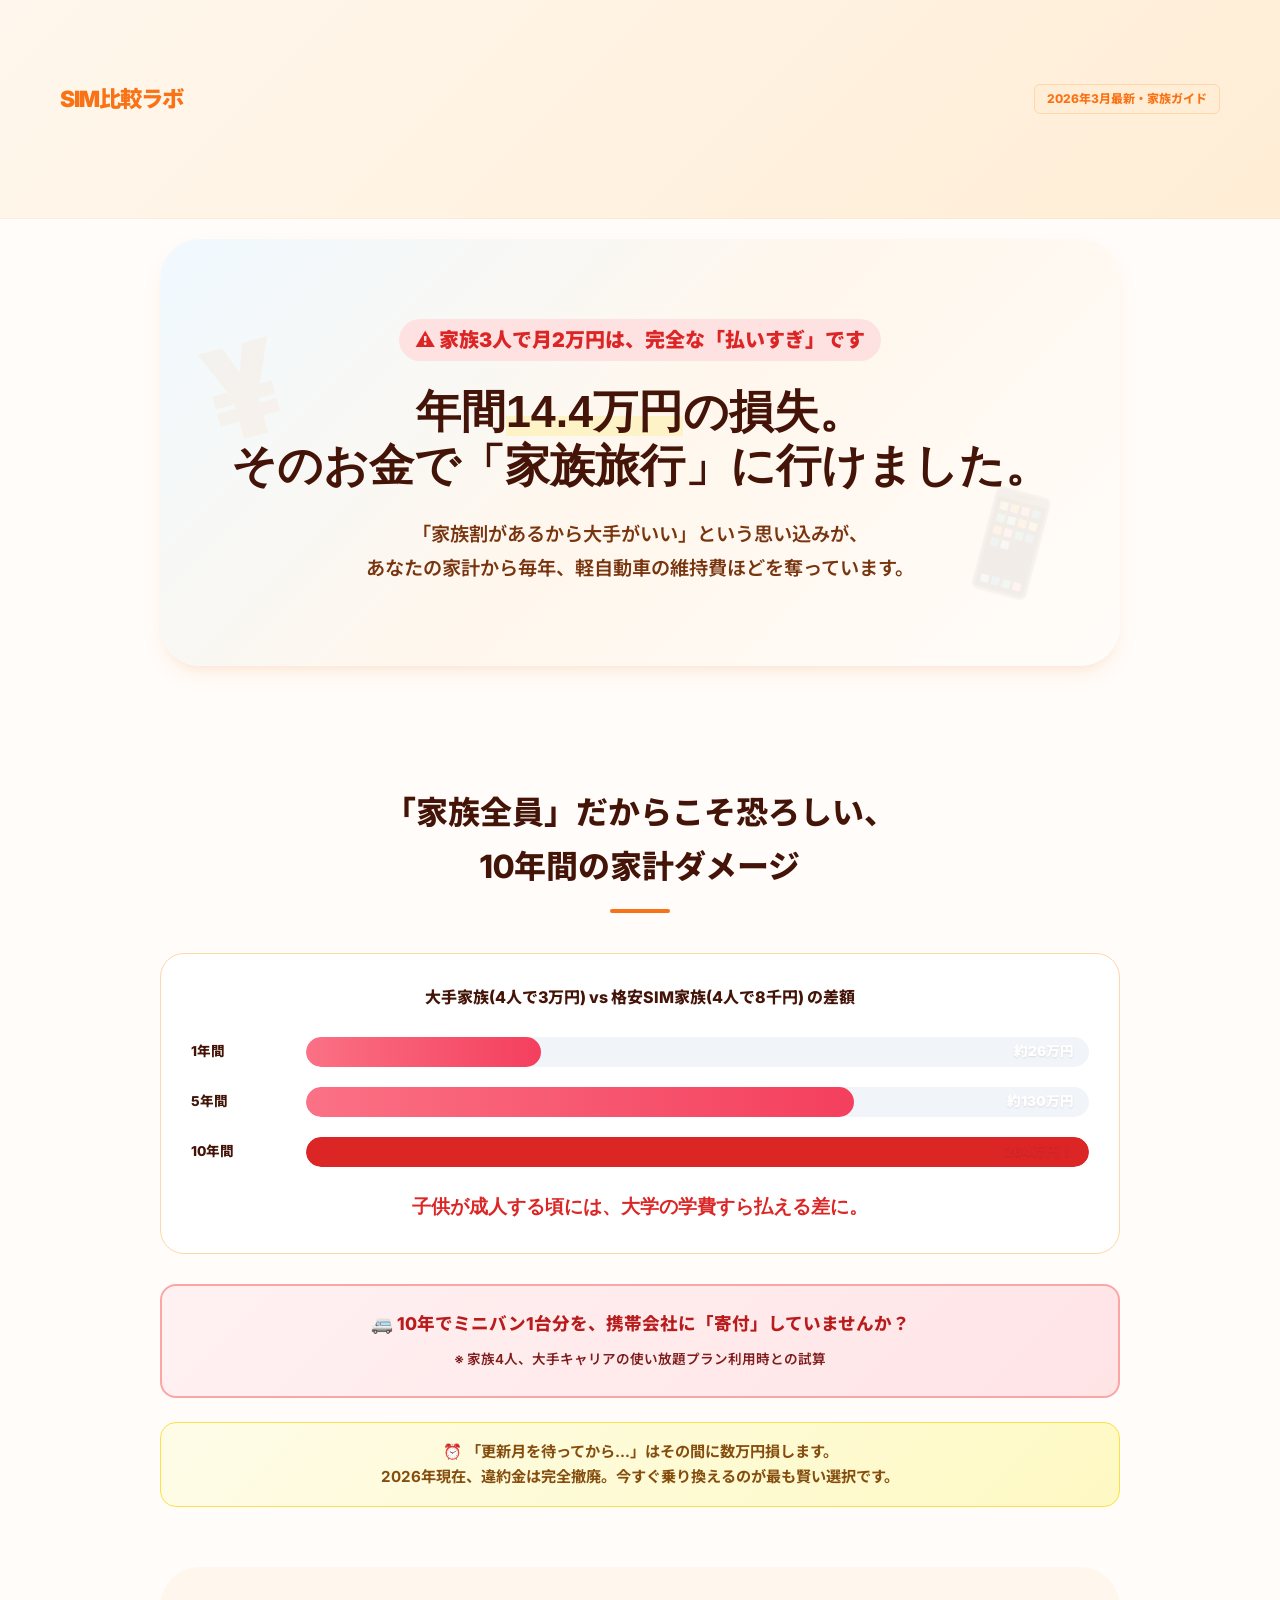
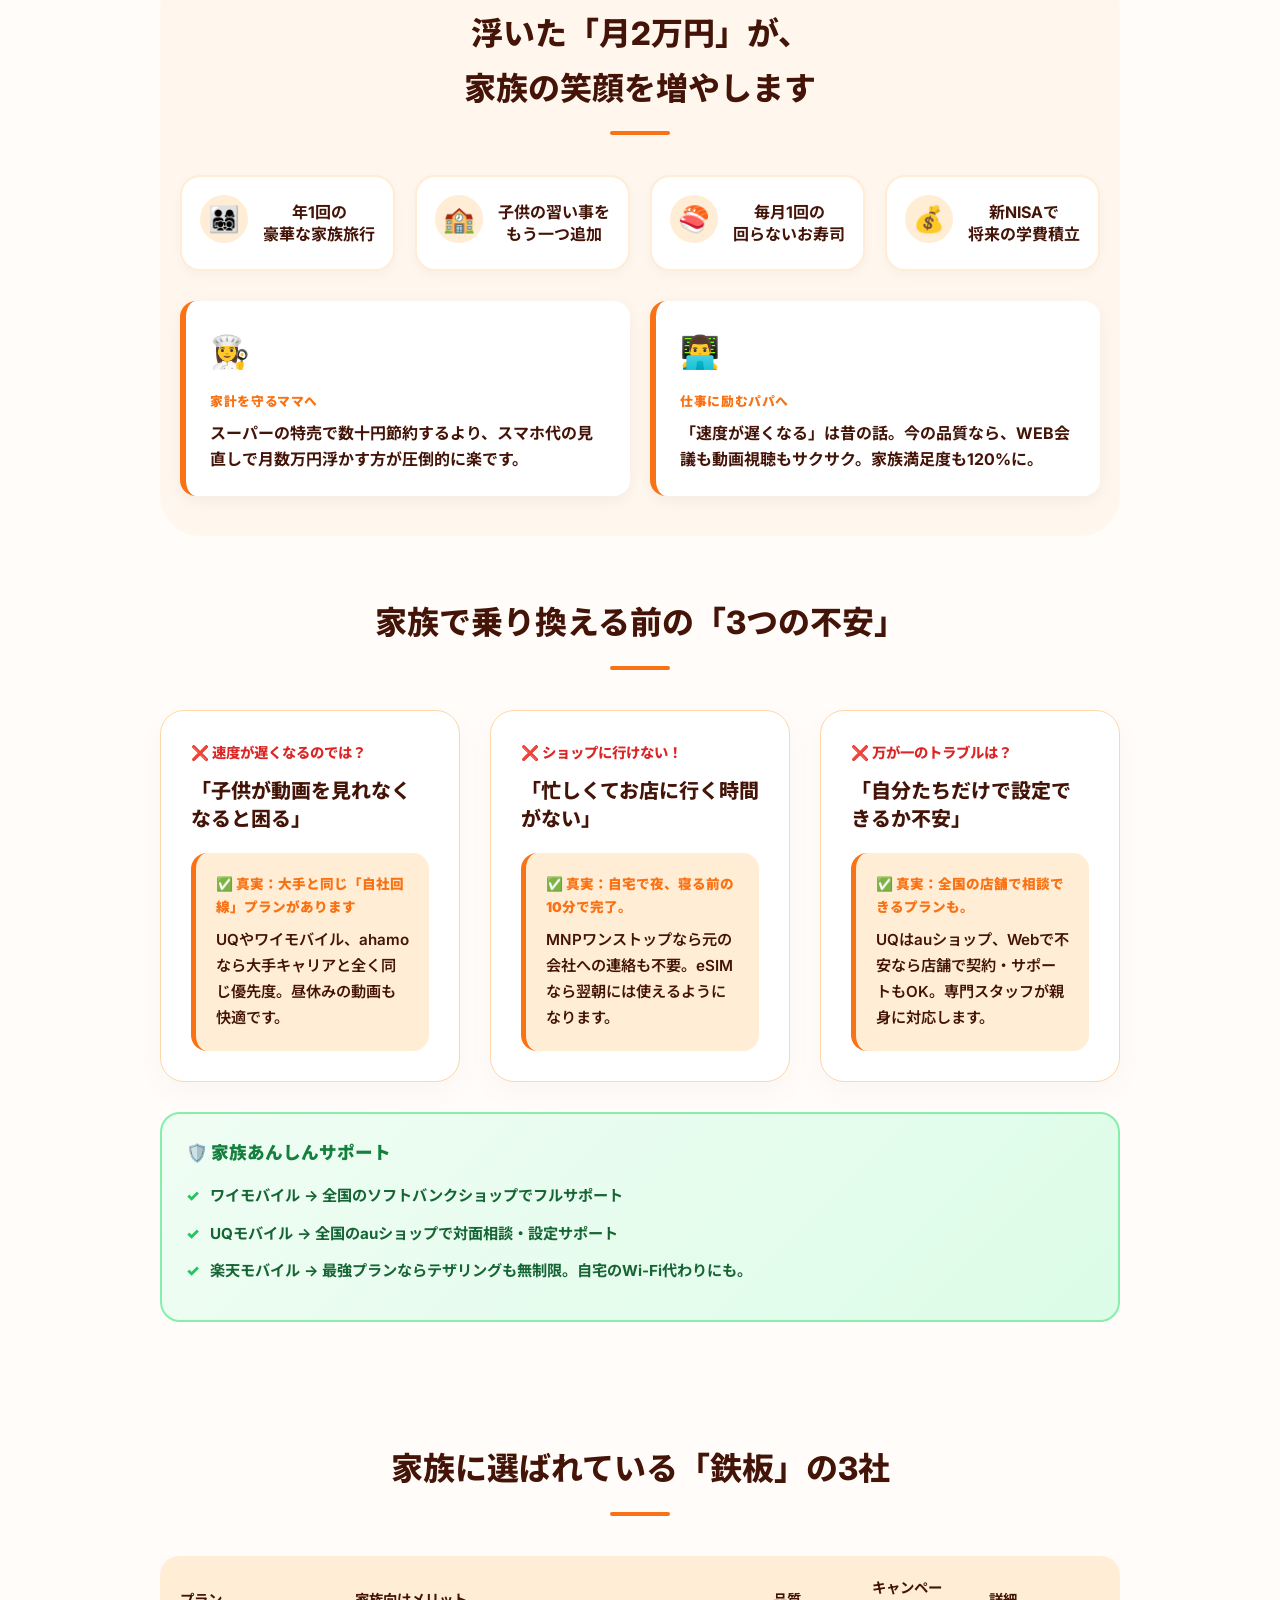
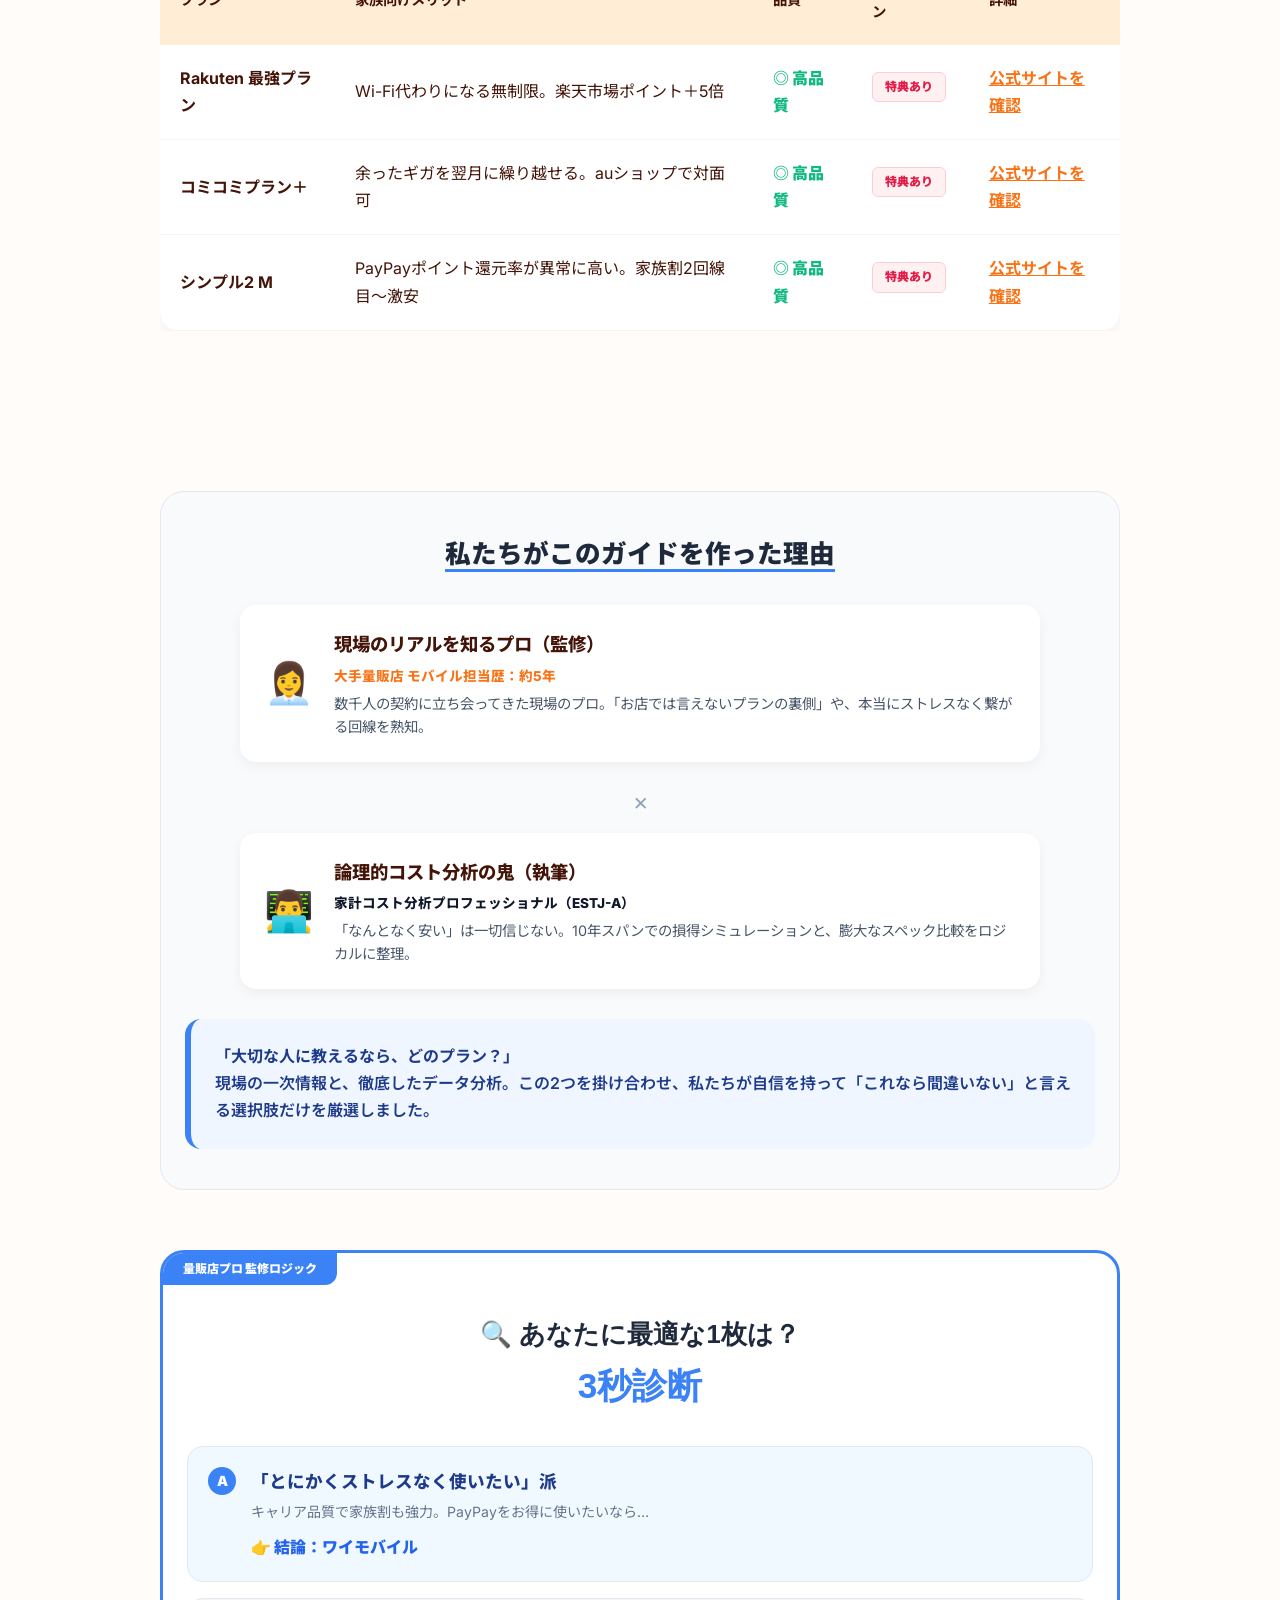
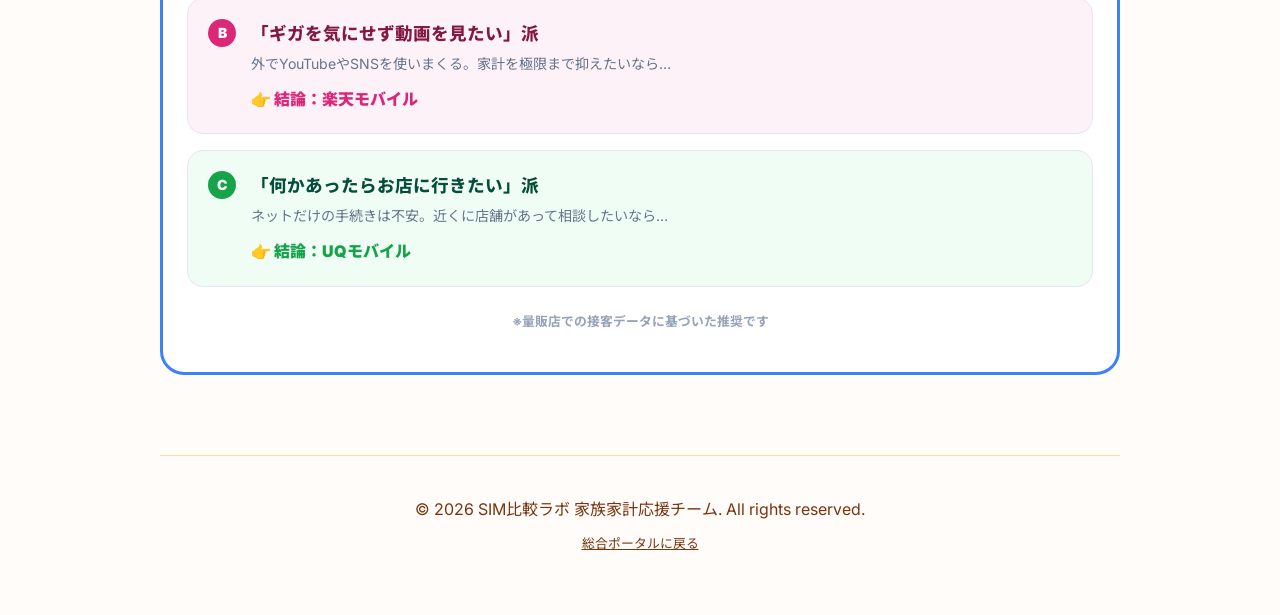
<file: family_lp.html>
<!DOCTYPE html>
<html lang="ja">
<head>
    <meta charset="UTF-8">
    <meta name="viewport" content="width=device-width, initial-scale=1.0">
    <title>そのスマホ代、年間14万円も損してる？ | SIM比較ラボ</title>
    <link rel="preconnect" href="https://fonts.googleapis.com">
    <link rel="preconnect" href="https://fonts.gstatic.com" crossorigin>
    <link href="https://fonts.googleapis.com/css2?family=Inter:wght@400;700;900&family=Noto+Sans+JP:wght@400;700;900&display=swap" rel="stylesheet">
    <link rel="stylesheet" href="style.css">
    <style>
        /* ======= FAMILY LP SPECIFIC STYLES ======= */
        .edu-loss-analogy {
            background: linear-gradient(135deg, #fff1f2 0%, #ffe4e6 100%);
            border: 2px solid #fca5a5;
            border-radius: 16px;
            padding: 24px;
            margin-top: 24px;
            text-align: center;
        }
        .edu-loss-analogy p {
            font-size: 1.1rem;
            font-weight: 800;
            color: #b91c1c;
            margin: 0;
            line-height: 1.6;
        }
        .edu-loss-analogy .analogy-note {
            font-size: 0.85rem;
            font-weight: 600;
            color: #7f1d1d;
            margin-top: 10px;
        }

        /* Target-specific benefits */
        .target-benefits {
            display: grid;
            grid-template-columns: repeat(auto-fit, minmax(280px, 1fr));
            gap: 20px;
            margin-top: 30px;
        }
        .target-card {
            background: white;
            border-radius: 16px;
            padding: 24px;
            border-left: 6px solid var(--primary);
            box-shadow: 0 4px 15px rgba(0,0,0,0.05);
            transition: transform 0.2s;
        }
        .target-card:hover {
            transform: translateY(-5px);
        }
        .target-card .target-label {
            font-size: 0.8rem;
            font-weight: 900;
            color: var(--primary);
            text-transform: uppercase;
            letter-spacing: 0.05em;
            margin-bottom: 8px;
        }
        .target-card .target-benefit {
            font-size: 1rem;
            font-weight: 700;
            color: var(--text-main);
            line-height: 1.6;
        }
        .target-card .target-emoji {
            font-size: 2rem;
            margin-bottom: 12px;
            display: block;
        }

        /* Support highlight */
        .support-highlight {
            background: linear-gradient(135deg, #f0fdf4 0%, #dcfce7 100%);
            border: 2px solid #86efac;
            border-radius: 20px;
            padding: 24px;
            margin-top: 30px;
        }
        .support-highlight .support-title {
            font-weight: 900;
            color: #15803d;
            font-size: 1.1rem;
            margin-bottom: 15px;
            display: flex;
            align-items: center;
            gap: 8px;
        }
        .support-highlight ul {
            margin: 0;
            padding-left: 0;
            list-style: none;
        }
        .support-highlight li {
            font-size: 0.95rem;
            font-weight: 700;
            color: #166534;
            margin-bottom: 12px;
            padding-left: 24px;
            position: relative;
        }
        .support-highlight li::before {
            content: '✓';
            position: absolute;
            left: 0;
            color: #22c55e;
            font-weight: 900;
        }

        /* Luxury list enhancements */
        .luxury-list {
            display: grid;
            grid-template-columns: repeat(auto-fit, minmax(200px, 1fr));
            gap: 20px;
            margin: 30px 0;
        }
        .luxury-item {
            display: flex;
            align-items: center;
            gap: 15px;
            background: white;
            padding: 18px;
            border-radius: 20px;
            box-shadow: 0 4px 12px rgba(0,0,0,0.03);
        }
        .luxury-emoji {
            font-size: 1.6rem;
            width: 48px;
            height: 48px;
            background: var(--primary-light);
            display: flex;
            align-items: center;
            justify-content: center;
            border-radius: 50%;
            flex-shrink: 0;
        }
        .luxury-text {
            font-size: 1rem;
            font-weight: 700;
            line-height: 1.4;
        }

        /* Mobile responsive table */
        @media (max-width: 640px) {
            .edu-table-wrapper {
                overflow-x: hidden !important;
            }
            .edu-table {
                display: none;
            }
            .mobile-plan-cards {
                display: flex !important;
                flex-direction: column;
                gap: 16px;
                margin-top: 20px;
            }
            .lp-hero h1 {
                font-size: 1.8rem !important;
            }
        }

        /* Author Bio & Pro Diagnosis Styles */
        .author-bio-section {
            background-color: #f8fafc;
            padding: 40px 24px;
            border-radius: 24px;
            margin: 60px 0;
            border: 1px solid #e2e8f0;
        }
        .author-card {
            background: white;
            padding: 24px;
            border-radius: 16px;
            box-shadow: 0 4px 12px rgba(0,0,0,0.05);
            display: flex;
            align-items: center;
            gap: 20px;
            margin-bottom: 20px;
        }
        .author-emoji { font-size: 40px; }
        .author-name { margin: 0; font-size: 1.15rem; font-weight: 800; }
        .author-title { font-weight: 800; font-size: 0.85rem; color: var(--primary); margin: 4px 0; }
        .author-desc { margin: 0; font-size: 0.9rem; color: #475569; line-height: 1.6; }

        .pro-diag-container {
            background-color: #fff;
            padding: 40px 24px;
            border: 3px solid #3b82f6;
            border-radius: 24px;
            margin: 60px 0;
            position: relative;
            overflow: hidden;
        }
        .pro-badge {
            position: absolute;
            top: 0;
            left: 0;
            background: #3b82f6;
            color: white;
            padding: 6px 20px;
            font-size: 0.75rem;
            font-weight: 900;
            border-bottom-right-radius: 12px;
        }
        .diag-card-pro {
            border: 1px solid #e2e8f0;
            padding: 20px;
            border-radius: 16px;
            margin-bottom: 16px;
            cursor: pointer;
            transition: all 0.2s cubic-bezier(0.4, 0, 0.2, 1);
            display: flex;
            align-items: flex-start;
            gap: 15px;
        }
        .diag-card-pro:hover {
            transform: translateY(-3px);
            box-shadow: 0 10px 20px rgba(59, 130, 246, 0.1);
            border-color: #3b82f6;
        }
        .diag-letter {
            background: #3b82f6;
            color: white;
            border-radius: 50%;
            width: 28px;
            height: 28px;
            display: flex;
            align-items: center;
            justify-content: center;
            flex-shrink: 0;
            font-size: 14px;
            font-weight: 900;
        }
        .diag-res-title { font-size: 1.1rem; font-weight: 800; margin-bottom: 4px; }
        .diag-res-desc { font-size: 0.88rem; color: #64748b; line-height: 1.5; margin: 0; }
        .diag-res-final { margin-top: 12px; font-weight: 900; color: #2563eb; }
    </style>
    <style>
        .mobile-plan-cards {
            display: none;
        }
        .mobile-plan-card {
            background: white;
            border-radius: 20px;
            padding: 24px;
            border: 2px solid #e5e7eb;
            box-shadow: 0 4px 15px rgba(0,0,0,0.06);
        }
        .mobile-plan-card .plan-name {
            font-size: 1.4rem;
            font-weight: 900;
            color: var(--text-main);
            margin-bottom: 4px;
        }
        .mobile-plan-card .plan-desc {
            font-size: 0.9rem;
            color: var(--text-muted);
            font-weight: 600;
            margin-bottom: 15px;
        }
        .mobile-plan-card .plan-quality {
            font-size: 0.9rem;
            font-weight: 700;
            color: #059669;
            margin-bottom: 10px;
        }
        .mobile-plan-card .mobile-cta-wrap {
            margin-top: 20px;
        }
        .mobile-plan-card .mobile-cta-btn {
            display: block;
            text-align: center;
            background: var(--primary);
            color: white;
            font-weight: 900;
            font-size: 1.1rem;
            border-radius: 100px;
            padding: 14px 0;
            text-decoration: none;
            box-shadow: 0 4px 12px rgba(249, 115, 22, 0.2);
        }

        .timing-banner {
            background: linear-gradient(135deg, #fefce8 0%, #fef9c3 100%);
            border: 1px solid #fde047;
            border-radius: 16px;
            padding: 16px 24px;
            font-size: 0.95rem;
            font-weight: 700;
            color: #854d0e;
            text-align: center;
            margin-top: 24px;
        }
    </style>
</head>
<body>
    <header>
        <div class="header-inner">
            <a href="index.html" class="logo-text">SIM比較ラボ</a>
            <div class="update-badge">2026年3月最新・家族ガイド</div>
        </div>
    </header>

    <div class="container">
        <!-- Hero Section -->
        <section class="lp-hero">
            <span class="crisis-text">⚠️ 家族3人で月2万円は、完全な「払いすぎ」です</span>
            <h1 style="font-size: 2.8rem; line-height: 1.2; margin-bottom: 24px;" class="font-impact">
                年間<span class="marker-yellow">14.4万円</span>の損失。<br>
                そのお金で「家族旅行」に行けました。
            </h1>
            <p style="font-size: 1.2rem; color: var(--text-muted); font-weight: 600; line-height: 1.8;">
                「家族割があるから大手がいい」という思い込みが、<br>
                あなたの家計から毎年、軽自動車の維持費ほどを奪っています。
            </p>
        </section>

        <!-- Loss Visualization -->
        <section class="edu-section">
            <h2 class="edu-title">「家族全員」だからこそ恐ろしい、<br>10年間の家計ダメージ</h2>
            <div class="loss-chart">
                <p style="font-weight: 800; font-size: 1rem; margin-bottom: 25px; text-align: center;">
                    大手家族(4人で3万円) vs 格安SIM家族(4人で8千円) の差額
                </p>
                <div class="chart-row">
                    <div class="chart-label">1年間</div>
                    <div class="chart-bar-container">
                        <div class="chart-bar" style="width: 30%;"></div>
                        <span class="chart-value">約26万円</span>
                    </div>
                </div>
                <div class="chart-row">
                    <div class="chart-label">5年間</div>
                    <div class="chart-bar-container">
                        <div class="chart-bar" style="width: 70%;"></div>
                        <span class="chart-value">約130万円</span>
                    </div>
                </div>
                <div class="chart-row">
                    <div class="chart-label">10年間</div>
                    <div class="chart-bar-container">
                        <div class="chart-bar" style="width: 100%; background: var(--danger);"></div>
                        <span class="chart-value" style="color: var(--danger); font-weight: 900;">264万円！</span>
                    </div>
                </div>
                <p style="text-align: center; color: var(--danger); font-weight: 900; margin-top: 24px; font-size: 1.2rem;" class="font-impact">
                    子供が成人する頃には、大学の学費すら払える差に。
                </p>
            </div>

            <div class="edu-loss-analogy">
                <p>🚐 10年でミニバン1台分を、携帯会社に「寄付」していませんか？</p>
                <div class="analogy-note">※ 家族4人、大手キャリアの使い放題プラン利用時との試算</div>
            </div>

            <div class="timing-banner">
                ⏰ 「更新月を待ってから…」はその間に数万円損します。<br>
                <strong>2026年現在、違約金は完全撤廃。今すぐ乗り換えるのが最も賢い選択です。</strong>
            </div>
        </section>

        <!-- Benefits Section -->
        <section class="edu-section" style="background: #fff7ed; border-radius: 40px; padding: 40px 20px;">
            <h2 class="edu-title">浮いた「月2万円」が、<br>家族の笑顔を増やします</h2>
            <div class="luxury-list">
                <div class="luxury-item">
                    <span class="luxury-emoji">👨‍👩‍👧‍👦</span>
                    <span class="luxury-text">年1回の<br>豪華な家族旅行</span>
                </div>
                <div class="luxury-item">
                    <span class="luxury-emoji">🏫</span>
                    <span class="luxury-text">子供の習い事を<br>もう一つ追加</span>
                </div>
                <div class="luxury-item">
                    <span class="luxury-emoji">🍣</span>
                    <span class="luxury-text">毎月1回の<br>回らないお寿司</span>
                </div>
                <div class="luxury-item">
                    <span class="luxury-emoji">💰</span>
                    <span class="luxury-text">新NISAで<br>将来の学費積立</span>
                </div>
            </div>

            <div class="target-benefits">
                <div class="target-card">
                    <span class="target-emoji">👩‍🍳</span>
                    <div class="target-label">家計を守るママへ</div>
                    <div class="target-benefit">スーパーの特売で数十円節約するより、スマホ代の見直しで月数万円浮かす方が圧倒的に楽です。</div>
                </div>
                <div class="target-card">
                    <span class="target-emoji">👨‍💻</span>
                    <div class="target-label">仕事に励むパパへ</div>
                    <div class="target-benefit">「速度が遅くなる」は昔の話。今の品質なら、WEB会議も動画視聴もサクサク。家族満足度も120%に。</div>
                </div>
            </div>
        </section>

        <!-- Myth Busting -->
        <section class="edu-section">
            <h2 class="edu-title">家族で乗り換える前の「3つの不安」</h2>
            <div class="myth-grid">
                <div class="myth-card">
                    <div class="myth-header">❌ 速度が遅くなるのでは？</div>
                    <h3 class="myth-question">「子供が動画を見れなくなると困る」</h3>
                    <div class="fact-box">
                        <span class="fact-title">✅ 真実：大手と同じ「自社回線」プランがあります</span>
                        <p class="fact-text">UQやワイモバイル、ahamoなら大手キャリアと全く同じ優先度。昼休みの動画も快適です。</p>
                    </div>
                </div>
                <div class="myth-card">
                    <div class="myth-header">❌ ショップに行けない！</div>
                    <h3 class="myth-question">「忙しくてお店に行く時間がない」</h3>
                    <div class="fact-box">
                        <span class="fact-title">✅ 真実：自宅で夜、寝る前の10分で完了。</span>
                        <p class="fact-text">MNPワンストップなら元の会社への連絡も不要。eSIMなら翌朝には使えるようになります。</p>
                    </div>
                </div>
                <div class="myth-card">
                    <div class="myth-header">❌ 万が一のトラブルは？</div>
                    <h3 class="myth-question">「自分たちだけで設定できるか不安」</h3>
                    <div class="fact-box">
                        <span class="fact-title">✅ 真実：全国の店舗で相談できるプランも。</span>
                        <p class="fact-text">UQはauショップ、Webで不安なら店舗で契約・サポートもOK。専門スタッフが親身に対応します。</p>
                    </div>
                </div>
            </div>

            <div class="support-highlight">
                <div class="support-title">🛡️ 家族あんしんサポート</div>
                <ul>
                    <li>ワイモバイル → <strong>全国のソフトバンクショップ</strong>でフルサポート</li>
                    <li>UQモバイル → <strong>全国のauショップ</strong>で対面相談・設定サポート</li>
                    <li>楽天モバイル → <strong>最強プラン</strong>ならテザリングも無制限。自宅のWi-Fi代わりにも。</li>
                </ul>
            </div>
        </section>

        <!-- Comparison Table -->
        <section class="edu-section">
            <h2 class="edu-title">家族に選ばれている「鉄板」の3社</h2>

            <div class="edu-table-wrapper">
                <table class="edu-table">
                    <thead>
                        <tr>
                            <th>プラン</th>
                            <th>家族向けメリット</th>
                            <th>品質</th>
                            <th>キャンペーン</th>
                            <th>詳細</th>
                        </tr>
                    </thead>
                    <tbody id="familyTableBody">
                        <!-- JSで動的に構築される（あるいはフォールバック用） -->
                    </tbody>
                </table>
            </div>

            <!-- Mobile Card Layout -->
            <div class="mobile-plan-cards" id="familyMobileCards">
                <!-- JSで動的に構築 -->
            </div>
        </section>

        <!-- ★ NEW: Author Bio Section -->
        <section class="author-bio-section">
            <h2 style="text-align: center; color: #1e293b; font-size: 1.6rem; margin-bottom: 30px; font-weight: 900;">
                <span style="border-bottom: 3px solid #3b82f6;">私たちがこのガイドを作った理由</span>
            </h2>
            <div style="max-width: 800px; margin: 0 auto;">
                <div class="author-card">
                    <div class="author-emoji">👩‍💼</div>
                    <div>
                        <h3 class="author-name">現場のリアルを知るプロ（監修）</h3>
                        <p class="author-title">大手量販店 モバイル担当歴：約5年</p>
                        <p class="author-desc">
                            数千人の契約に立ち会ってきた現場のプロ。「お店では言えないプランの裏側」や、本当にストレスなく繋がる回線を熟知。
                        </p>
                    </div>
                </div>
                <div style="text-align: center; font-size: 24px; color: #94a3b8; margin: 10px 0;">×</div>
                <div class="author-card">
                    <div class="author-emoji">👨‍💻</div>
                    <div>
                        <h3 class="author-name">論理的コスト分析の鬼（執筆）</h3>
                        <p class="author-title" style="color: #0f172a;">家計コスト分析プロフェッショナル（ESTJ-A）</p>
                        <p class="author-desc">
                            「なんとなく安い」は一切信じない。10年スパンでの損得シミュレーションと、膨大なスペック比較をロジカルに整理。
                        </p>
                    </div>
                </div>
            </div>
            <div style="margin-top: 30px; background: #eff6ff; padding: 24px; border-radius: 16px; border-left: 6px solid #3b82f6;">
                <p style="margin: 0; font-size: 1rem; line-height: 1.7; color: #1e3a8a; font-weight: 600;">
                    <strong>「大切な人に教えるなら、どのプラン？」</strong><br>
                    現場の一次情報と、徹底したデータ分析。この2つを掛け合わせ、私たちが自信を持って「これなら間違いない」と言える選択肢だけを厳選しました。
                </p>
            </div>
        </section>

        <!-- ★ UPGRADED: Pro Logic 3-Second Diagnosis -->
        <section class="pro-diag-container">
            <div class="pro-badge">量販店プロ 監修ロジック</div>
            <h2 style="text-align: center; color: #1e293b; font-size: 1.6rem; margin-top: 20px; margin-bottom: 30px;" class="font-impact">
                🔍 あなたに最適な1枚は？<br><span style="color: #3b82f6; font-size: 2.2rem;">3秒診断</span>
            </h2>

            <div class="diag-cards">
                <!-- Option A -->
                <div class="diag-card-pro" style="background: #f0f9ff;" onclick="location.href='https://px.a8.net/svt/ejp?a8mat=4AZJGE+2V00FM+424K+BXIYQ'">
                    <span class="diag-letter">A</span>
                    <div>
                        <h3 class="diag-res-title" style="color: #1e3a8a;">「とにかくストレスなく使いたい」派</h3>
                        <p class="diag-res-desc">キャリア品質で家族割も強力。PayPayをお得に使いたいなら…</p>
                        <div class="diag-res-final">👉 結論：ワイモバイル</div>
                    </div>
                </div>

                <!-- Option B -->
                <div class="diag-card-pro" style="background: #fdf2f8;" onclick="location.href='https://network.mobile.rakuten.co.jp/'">
                    <span class="diag-letter" style="background: #db2777;">B</span>
                    <div>
                        <h3 class="diag-res-title" style="color: #831843;">「ギガを気にせず動画を見たい」派</h3>
                        <p class="diag-res-desc">外でYouTubeやSNSを使いまくる。家計を極限まで抑えたいなら…</p>
                        <div class="diag-res-final" style="color: #db2777;">👉 結論：楽天モバイル</div>
                    </div>
                </div>

                <!-- Option C -->
                <div class="diag-card-pro" style="background: #f0fdf4;" onclick="location.href='https://www.uqwimax.jp/mobile/plan/cwcp/'">
                    <span class="diag-letter" style="background: #16a34a;">C</span>
                    <div>
                        <h3 class="diag-res-title" style="color: #064e3b;">「何かあったらお店に行きたい」派</h3>
                        <p class="diag-res-desc">ネットだけの手続きは不安。近くに店舗があって相談したいなら…</p>
                        <div class="diag-res-final" style="color: #16a34a;">👉 結論：UQモバイル</div>
                    </div>
                </div>
            </div>

            <p style="text-align: center; font-size: 0.8rem; color: #94a3b8; margin-top: 24px; font-weight: 700;">
                ※量販店での接客データに基づいた推奨です
            </p>
        </section>

        <footer style="margin-top: 80px; text-align: center; color: var(--text-muted); padding: 40px 0; border-top: 1px solid var(--border-color);">
            <p>&copy; 2026 SIM比較ラボ 家族家計応援チーム. All rights reserved.</p>
            <p style="font-size: 0.8rem; margin-top: 10px;"><a href="index.html" style="color: var(--text-muted);">総合ポータルに戻る</a></p>
        </footer>
    </div>

    <script>
        async function loadComparison() {
            const tableBody = document.getElementById('familyTableBody');
            const mobileCards = document.getElementById('familyMobileCards');
            const response = await fetch('plans.json');
            const plans = await response.json();
            
            // 家族向けに特に適したプランをピックアップ
            const familyPlans = plans.filter(p => ['uq-mobile', 'ymobile', 'rakuten-saikyo'].includes(p.id));
            
            familyPlans.forEach((plan) => {
                // Table Row
                const row = document.createElement('tr');
                row.innerHTML = `
                    <td><strong>${plan.name}</strong></td>
                    <td>${plan.killerPhrase}</td>
                    <td><span class="check-green">◎ 高品質</span></td>
                    <td><span class="urgency-badge">特典あり</span></td>
                    <td>
                        <a href="${plan.url}" style="color: var(--primary); font-weight: bold;">公式サイトを確認</a>
                    </td>
                `;
                tableBody.appendChild(row);

                // Mobile Card
                const card = document.createElement('div');
                card.className = 'mobile-plan-card';
                card.innerHTML = `
                    <div class="plan-name">${plan.name}</div>
                    <div class="plan-desc">${plan.carrier}</div>
                    <div class="plan-quality">◎ 家族におすすめ</div>
                    <p style="font-size: 0.9rem; font-weight: bold; margin: 10px 0;">${plan.killerPhrase}</p>
                    <div class="mobile-cta-wrap">
                        <a href="${plan.url}" class="mobile-cta-btn">家計の見積もりを出す →</a>
                    </div>
                `;
                mobileCards.appendChild(card);
            });
        }
        loadComparison();
    </script>
</body>
</html>
</body>
</html>
</file>
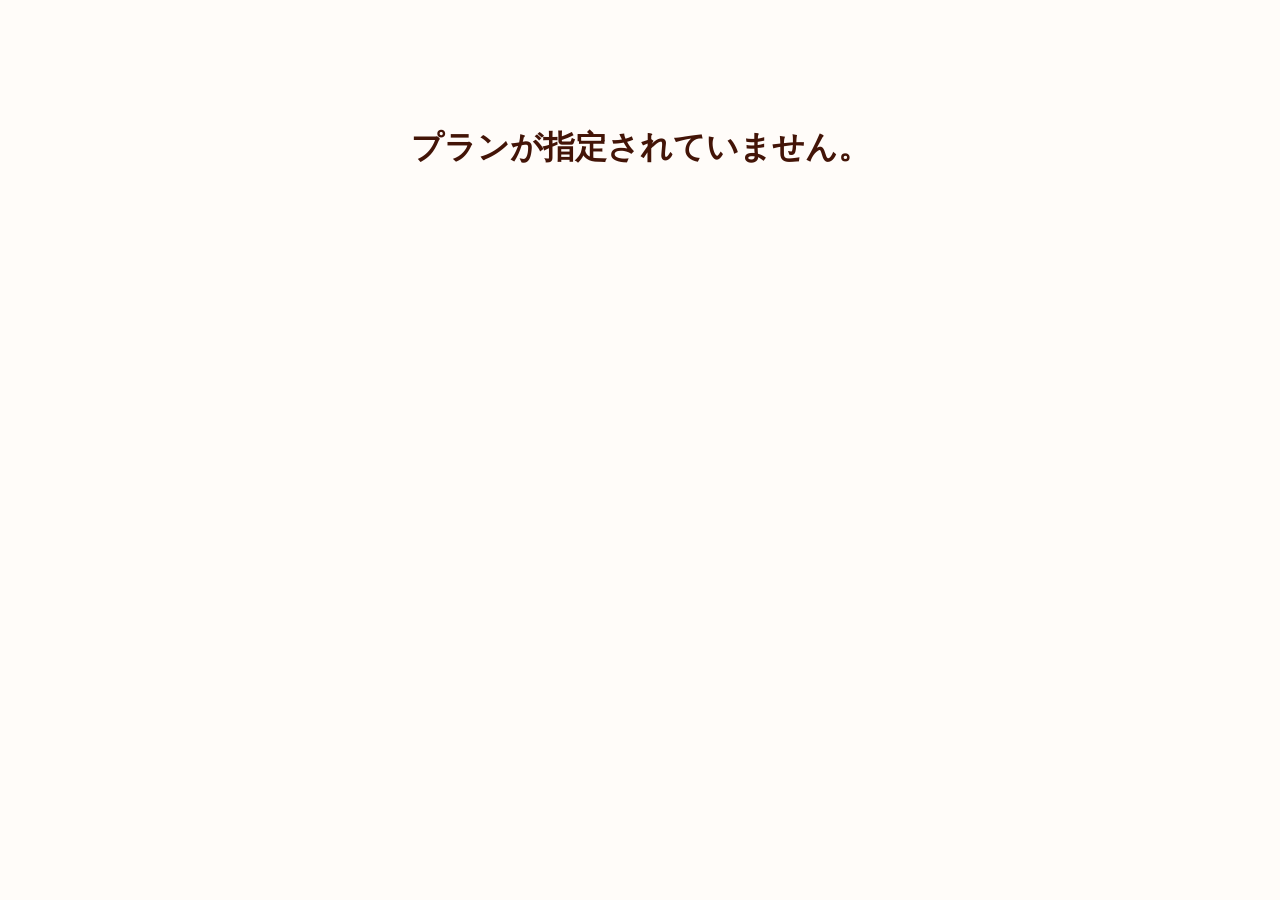
<file: lp_template.html>
<!DOCTYPE html>
<html lang="ja">
<head>
    <meta charset="UTF-8">
    <meta name="viewport" content="width=device-width, initial-scale=1.0">
    <title>特別プランのご案内 | SIM比較ラボ</title>
    <link rel="preconnect" href="https://fonts.googleapis.com">
    <link rel="preconnect" href="https://fonts.gstatic.com" crossorigin>
    <link href="https://fonts.googleapis.com/css2?family=Inter:wght@400;700;800&display=swap" rel="stylesheet">
    <link rel="stylesheet" href="style.css">
    <style>
        .hero-lp {
            padding: 100px 20px;
            text-align: center;
            background: white;
            border-radius: 40px;
            margin-bottom: 40px;
            box-shadow: var(--card-shadow);
        }
        .plan-highlight {
            font-size: 4rem;
            font-weight: 800;
            color: var(--primary);
            margin: 20px 0;
        }
        .cta-section {
            max-width: 500px;
            margin: 40px auto;
        }
        .benefit-grid {
            display: grid;
            grid-template-columns: repeat(3, 1fr);
            gap: 20px;
            margin: 40px 0;
        }
        .benefit-item {
            padding: 20px;
            background: #f8fafc;
            border-radius: 20px;
        }
    </style>
</head>
<body>
    <header>
        <div class="container">
            <h1>SIM比較ラボ</h1>
            <p style="color: var(--text-muted); font-weight: 500;">あなたに最適な回線を「タイプ別」に見つける徹底比較メディア</p>
        </div>
    </header>

    <div class="container">
        <h2 id="lpTitle" style="text-align: center; color: var(--primary); margin: 20px 0; font-weight: 800;">SPECIAL OFFER</h2>

        <section class="hero-lp">
            <div id="lpCarrier" class="carrier-badge">---</div>
            <h2 id="lpPlanName" style="font-size: 2.5rem; margin: 20px 0;">---</h2>
            <div id="lpPrice" class="plan-highlight">¥0</div>
            <p id="lpCapacity" style="font-size: 1.5rem; font-weight: 600; color: var(--text-muted);">データ容量: ---</p>
            
            <div class="benefit-grid">
                <div class="benefit-item"><strong>高速通信</strong><br>快適な5G対応</div>
                <div class="benefit-item"><strong>縛りなし</strong><br>解約金0円</div>
                <div class="benefit-item"><strong>即日切替</strong><br>eSIM対応</div>
            </div>

            <div class="cta-section">
                <a id="lpLink" href="#" class="btn-cta" style="font-size: 1.2rem; padding: 20px;">今すぐ公式サイトで申し込む</a>
            </div>
        </section>

        <footer style="text-align: center; color: var(--text-muted); padding: 40px 0;">
            <p>&copy; 2026 SIM比較ラボ (SIM Review Lab). All rights reserved.</p>
        </footer>
    </div>

    <script>
        document.addEventListener('DOMContentLoaded', async () => {
            const params = new URLSearchParams(window.location.search);
            const planId = params.get('plan');

            if (!planId) {
                document.body.innerHTML = '<div class="container"><h1 style="text-align:center; padding-top:100px;">プランが指定されていません。</h1></div>';
                return;
            }

            try {
                const response = await fetch('plans.json');
                const plans = await response.json();
                const plan = plans.find(p => p.id === planId);

                if (plan) {
                    document.title = `${plan.name} 特別招待ページ | SIM比較ラボ`;
                    const updateText = (id, text) => {
                        const el = document.getElementById(id);
                        if (el) el.innerText = text;
                    };
                    updateText('lpTitle', 'SPECIAL OFFER');
                    updateText('lpCarrier', plan.carrier);
                    updateText('lpPlanName', plan.name);
                    updateText('lpPrice', `¥${plan.price.toLocaleString()}`);
                    updateText('lpCapacity', `データ容量: ${plan.capacity}`);
                    
                    const lpLink = document.getElementById('lpLink');
                    if (lpLink) lpLink.href = plan.url;
                } else {
                    document.body.innerHTML = '<h1>プランが見つかりませんでした。</h1>';
                }
            } catch (e) {
                console.error(e);
            }
        });
    </script>
</body>
</html>
</file>
<file: style.css>
:root {
  --primary: #f97316; /* 暖色のオレンジ */
  --primary-light: #ffedd5;
  --secondary: #71717a;
  --accent: #fbbf24; /* ゴールド・イエロー */
  --bg-main: #fffcf9; /* クリーム色の背景 */
  --card-bg: #ffffff;
  --text-main: #431407; /* 濃い茶色のテキスト（温かみ） */
  --text-muted: #78350f;
  --border-color: #fed7aa;
  --success: #16a34a;
  --danger: #dc2626;
  --shadow: 0 10px 25px -5px rgba(249, 115, 22, 0.1), 0 8px 10px -6px rgba(249, 115, 22, 0.1);
  --marker-color: rgba(249, 115, 22, 0.3); /* マーカー用の薄いオレンジ */
}

* {
  margin: 0;
  padding: 0;
  box-sizing: border-box;
}

body {
  font-family: 'Inter', 'Noto Sans JP', sans-serif;
  background: var(--bg-main);
  color: var(--text-main);
  line-height: 1.7;
}

.container {
  max-width: 1000px;
  margin: 0 auto;
  padding: 20px;
}

/* Header & Navigation */
header {
  padding: 20px 0;
  background: white;
  border-bottom: 1px solid #f3f4f6;
  position: sticky;
  top: 0;
  z-index: 1000;
}

.header-inner {
  display: flex;
  align-items: center;
  justify-content: space-between;
  max-width: 1200px;
  margin: 0 auto;
  padding: 0 20px;
}

.logo-text {
  font-size: 1.4rem;
  font-weight: 900;
  color: var(--primary);
  text-decoration: none;
  letter-spacing: -1px;
}

header h1 {
  font-size: 3.2rem;
  font-weight: 800;
  color: var(--primary);
  letter-spacing: -2px;
  margin-bottom: 15px;
  text-shadow: 2px 2px 0px rgba(255,255,255,0.8);
}

.update-badge {
  display: inline-block;
  background: var(--primary-light);
  color: var(--primary);
  padding: 4px 12px;
  border-radius: 6px;
  font-size: 0.75rem;
  font-weight: 800;
  margin-bottom: 0;
  border: 1px solid var(--border-color);
}

.hero-subline {
  font-size: 1.4rem;
  font-weight: 800;
  color: var(--text-main);
  margin-bottom: 10px;
}

header {
  background: linear-gradient(135deg, #fff7ed 0%, #ffedd5 100%);
  padding: 80px 0 100px;
  border-bottom: 1px solid rgba(251, 146, 60, 0.1);
  text-align: left;
}

.hero-flex {
  display: flex;
  align-items: center;
  justify-content: space-between;
  gap: 60px;
}

.hero-text {
  flex: 1;
}

.hero-image {
  flex: 0 0 320px;
  animation: float 4s ease-in-out infinite;
  display: flex;
  justify-content: center;
}

.hero-image img {
  width: 100%;
  max-width: 320px;
  height: auto;
  border-radius: 50%;
  box-shadow: 0 20px 40px rgba(251, 146, 60, 0.15);
}

@keyframes float {
  0% { transform: translateY(0px); }
  50% { transform: translateY(-20px); }
  100% { transform: translateY(0px); }
}

header h1 {
  font-size: 4.2rem;
  color: var(--primary);
  margin-bottom: 15px;
  letter-spacing: -2px;
}

.hero-subline {
  font-size: 1.8rem;
  font-weight: 800;
  color: var(--text-main);
  margin-bottom: 20px;
}

.hero-desc {
  font-size: 1.1rem;
  color: var(--text-muted);
  max-width: 600px;
  margin: 0;
}

.cat-nav {
  display: flex;
  justify-content: center;
  gap: 15px;
  margin: -40px 0 60px;
  position: sticky;
  top: 20px;
  z-index: 100;
  flex-wrap: wrap;
}

.cat-btn {
  padding: 14px 28px;
  background: white;
  border: 2px solid var(--primary-light);
  border-radius: 50px;
  cursor: pointer;
  font-weight: 800;
  color: var(--text-main);
  box-shadow: 0 4px 15px rgba(0,0,0,0.05);
  transition: all 0.3s cubic-bezier(0.4, 0, 0.2, 1);
  display: flex;
  align-items: center;
  gap: 10px;
  font-size: 1rem;
}

.cat-btn.active {
  background: var(--primary);
  color: white;
  border-color: var(--primary);
  transform: translateY(-2px);
  box-shadow: 0 6px 20px rgba(251, 146, 60, 0.3);
}

/* Card & Ranking */
.review-card {
  background: var(--card-bg);
  border-radius: 24px;
  overflow: hidden;
  box-shadow: var(--shadow);
  border: 1px solid var(--border-color);
  margin-bottom: 50px;
  transition: transform 0.3s ease;
  position: relative;
}

/* 推奨リボンバッジ */
.recommended-ribbon {
  position: absolute;
  top: 0;
  right: 0;
  background: linear-gradient(135deg, #fbbf24, #f97316);
  color: white;
  font-size: 0.75rem;
  font-weight: 900;
  padding: 6px 20px 6px 14px;
  border-radius: 0 24px 0 20px;
  box-shadow: -2px 2px 8px rgba(249,115,22,0.3);
  z-index: 10;
  letter-spacing: 0.5px;
  animation: ribbon-glow 2s ease-in-out infinite;
}

@keyframes ribbon-glow {
  0%, 100% { box-shadow: -2px 2px 8px rgba(249,115,22,0.3); }
  50% { box-shadow: -2px 2px 16px rgba(249,115,22,0.6); }
}

.review-card:hover {
  transform: translateY(-5px);
}

.card-header {
  padding: 25px 35px;
  background: var(--primary-light);
  display: flex;
  align-items: center;
  gap: 20px;
  border-bottom: 1px solid var(--border-color);
}

.rank-badge {
  background: var(--accent);
  color: #7c2d12;
  width: 50px;
  height: 50px;
  display: flex;
  align-items: center;
  justify-content: center;
  border-radius: 15px;
  font-weight: 900;
  font-size: 1.4rem;
  box-shadow: 0 4px 0 #d97706;
}

.card-content {
  padding: 40px;
  display: grid;
  grid-template-columns: 350px 1fr;
  gap: 40px;
}

@media (max-width: 850px) {
  .card-content { grid-template-columns: 1fr; }
}

.price-box {
  background: #fffaf0;
  padding: 30px;
  border-radius: 20px;
  border: 2px dashed var(--border-color);
  text-align: center;
  margin-bottom: 25px;
}

.price-main {
  font-size: 3.2rem;
  font-weight: 900;
  color: var(--primary);
  display: block;
  line-height: 1;
  margin: 10px 0;
}

.star-rating {
  color: var(--accent);
  font-size: 1.4rem;
  letter-spacing: 3px;
}

.list-pros li::before { content: '🧡'; margin-right: 10px; }
.list-cons li::before { content: '💡'; margin-right: 10px; }

.target-box {
  background: #fff7ed;
  border-left: 6px solid var(--primary);
  padding: 20px;
  border-radius: 0 15px 15px 0;
  font-weight: 600;
}

.btn-official {
  display: block;
  width: 100%;
  padding: 20px;
  background: linear-gradient(to right, #f97316, #ea580c);
  color: white;
  text-align: center;
  text-decoration: none;
  font-weight: 800;
  font-size: 1.2rem;
  border-radius: 0 0 24px 24px;
  transition: 0.3s;
}

.btn-official:hover {
  background: linear-gradient(to right, #ea580c, #c2410c);
  filter: brightness(1.1);
}

/* New Positive CTA Color for Phase 2 */
.btn-cta-positive {
  display: block;
  width: 100%;
  padding: 22px;
  background: linear-gradient(to right, #22c55e, #16a34a);
  color: white;
  text-align: center;
  text-decoration: none;
  font-weight: 800;
  font-size: 1.3rem;
  border-radius: 15px;
  transition: 0.3s;
  box-shadow: 0 4px 15px rgba(22, 163, 74, 0.3);
}

.btn-cta-positive:hover {
  transform: translateY(-2px);
  box-shadow: 0 6px 20px rgba(22, 163, 74, 0.4);
  filter: brightness(1.05);
}

/* Skeleton Screen */
.skeleton {
  background: linear-gradient(90deg, #f3f4f6 25%, #e5e7eb 50%, #f3f4f6 75%);
  background-size: 200% 100%;
  animation: loading 1.5s infinite;
  border-radius: 12px;
}

@keyframes loading {
  0% { background-position: 200% 0; }
  100% { background-position: -200% 0; }
}

.skeleton-card {
  height: 400px;
  margin-bottom: 30px;
  background: white;
  border: 1px solid var(--border-color);
  border-radius: 24px;
  padding: 40px;
}

/* Guide Section */
.guide-section {
  background: white;
  padding: 40px 30px;
  border-radius: 24px;
  margin-bottom: 40px;
  border: 2px solid var(--primary-light);
  box-shadow: 0 4px 20px rgba(249, 115, 22, 0.05);
}

.guide-section h3 {
  font-size: 1.15rem;
}

.guide-grid {
  display: grid;
  grid-template-columns: 1fr auto 1fr auto 1fr;
  gap: 0;
  margin-top: 30px;
  align-items: center;
}

/* 矢印コネクター */
.guide-arrow {
  font-size: 1.8rem;
  color: var(--primary);
  opacity: 0.5;
  text-align: center;
  padding: 0 8px;
}

/* Guide Section Improvements */
.step-icon {
  width: 64px;
  height: 64px;
  background: linear-gradient(135deg, var(--primary), #fb923c);
  border-radius: 50%;
  display: flex;
  align-items: center;
  justify-content: center;
  font-size: 1.8rem;
  margin: 0 auto 12px;
  box-shadow: 0 6px 16px rgba(249,115,22,0.25);
  transition: transform 0.3s ease;
}

.guide-step:hover .step-icon {
  transform: scale(1.1) rotate(-5deg);
}

.guide-step {
  text-align: center;
  padding: 20px 15px;
  border: none !important;
}

.step-num {
  display: inline-block;
  background: var(--primary-light);
  color: var(--primary);
  font-size: 0.72rem;
  font-weight: 900;
  padding: 2px 10px;
  border-radius: 50px;
  margin-bottom: 6px;
}

/* Mobile Adjustments */
@media (max-width: 900px) {
  .hero-flex {
    flex-direction: column;
    text-align: center;
    gap: 30px;
  }
  .hero-text {
    order: 2;
  }
  .hero-image {
    order: 1;
    flex: 0 0 auto;
    width: 200px;
  }
  header h1 {
    font-size: 3rem;
  }
  .hero-subline {
    font-size: 1.4rem;
  }
  .hero-desc {
    margin: 0 auto;
  }
  .guide-grid {
    grid-template-columns: 1fr;
  }
  .guide-arrow {
    transform: rotate(90deg);
    padding: 0;
    line-height: 1;
  }
  .guide-step {
    border: none !important;
  }
}

/* Mobile Adjustments */
@media (max-width: 600px) {
  body {
    font-size: 16px; /* ベースサイズ引き上げ */
    line-height: 1.8; /* 行間を広げる */
  }
  header h1 { font-size: 1.8rem; }
  .logo-text { font-size: 1.2rem; }
  .update-badge { font-size: 0.7rem; }
  
  .lp-hero {
    padding: 60px 15px;
    border-radius: 24px;
  }
  .lp-hero h1 {
    font-size: 1.6rem !important; /* FVキャッチコピー強調 */
    line-height: 1.4;
  }
  .crisis-text {
    font-size: 1rem;
  }

  /* セクション見出しの強化 */
  .edu-title {
    font-size: 1.5rem !important;
    line-height: 1.4;
    margin-bottom: 30px;
  }

  .card-content { padding: 25px; gap: 20px; }
  .spec-col { padding-bottom: 20px; border-bottom: 1px dashed var(--border-color); }
  .price-main { font-size: 2.5rem; }
  
  /* ボタンのモバイル最適化 */
  .btn-cta-positive, .mobile-cta-btn {
    font-size: 1.1rem;
    padding: 20px !important;
    width: 100%;
    border-radius: 100px;
  }
}

/* Diagnosis Section Professional CTA */
.cta-btn-pro {
    display: inline-block;
    padding: 10px 24px;
    background: #3b82f6;
    color: white;
    font-weight: 800;
    font-size: 0.9rem;
    border-radius: 100px;
    box-shadow: 0 4px 12px rgba(0,0,0,0.1);
    transition: all 0.2s;
}
.cta-btn-pro:hover {
    transform: translateY(-2px);
    filter: brightness(1.1);
}

/* LP Specific */
.lp-hero {
  padding: 80px 20px;
  text-align: center;
  background: linear-gradient(135deg, #f0f9ff 0%, #fff7ed 50%, #fffcf9 100%);
  border-radius: 40px;
  margin-bottom: 60px;
  box-shadow: var(--shadow);
  position: relative;
  overflow: hidden;
}

.lp-hero::before {
  content: '¥';
  position: absolute;
  top: 10%;
  left: 5%;
  font-size: 8rem;
  color: rgba(249, 115, 22, 0.05);
  font-weight: 900;
  transform: rotate(-15deg);
  pointer-events: none;
}

.lp-hero::after {
  content: '📱';
  position: absolute;
  bottom: 10%;
  right: 5%;
  font-size: 6rem;
  opacity: 0.05;
  transform: rotate(15deg);
  pointer-events: none;
}

.crisis-text {
  color: var(--danger);
  font-weight: 900;
  font-size: 1.25rem;
  margin-bottom: 24px;
  display: inline-block;
  background: #fee2e2;
  padding: 4px 16px;
  border-radius: 100px;
}

/* マーカー装飾 */
.marker-yellow {
  background: linear-gradient(transparent 60%, #fef3c7 60%);
  font-weight: 900;
}

.marker-primary {
  background: linear-gradient(transparent 60%, var(--primary-light) 60%);
  font-weight: 900;
}

.text-danger {
  color: var(--danger);
}

/* Diagnosis Section */
.diag-card {
  background: white;
  padding: 40px;
  border-radius: 30px;
  border: 3px solid var(--primary);
  margin: 40px 0;
}

.diag-grid {
  display: grid;
  grid-template-columns: repeat(auto-fit, minmax(200px, 1fr));
  gap: 20px;
  margin-top: 30px;
}

.diag-item {
  padding: 20px;
  background: var(--primary-light);
  border-radius: 15px;
  cursor: pointer;
  transition: 0.2s;
  text-align: center;
  font-weight: bold;
}

.diag-item:hover {
  background: var(--primary);
  color: white;
}

/* Education LP Specific Styles */
.edu-section {
  padding: 60px 0;
}

.edu-title {
  text-align: center;
  font-size: 2rem;
  font-weight: 800;
  margin-bottom: 40px;
  position: relative;
}

.edu-title::after {
  content: '';
  display: block;
  width: 60px;
  height: 4px;
  background: var(--primary);
  margin: 15px auto 0;
  border-radius: 2px;
}

/* Myth Card Styling */
.myth-grid {
  display: grid;
  grid-template-columns: repeat(auto-fit, minmax(300px, 1fr));
  gap: 30px;
  margin-top: 40px;
}

.myth-card {
  background: white;
  border-radius: 24px;
  padding: 30px;
  border: 1px solid var(--border-color);
  box-shadow: 0 10px 30px rgba(0,0,0,0.03);
  transition: transform 0.3s ease;
}

.myth-header {
  color: var(--danger);
  font-weight: 800;
  font-size: 0.9rem;
  display: flex;
  align-items: center;
  gap: 8px;
  margin-bottom: 12px;
}

.myth-question {
  font-size: 1.25rem;
  font-weight: 800;
  margin-bottom: 20px;
  line-height: 1.4;
}

.fact-box {
  background: var(--primary-light);
  padding: 20px;
  border-radius: 16px;
  border-left: 5px solid var(--primary);
}

.fact-title {
  color: var(--primary);
  font-weight: 900;
  font-size: 0.85rem;
  margin-bottom: 8px;
  display: block;
}

.fact-text {
  font-size: 0.95rem;
  font-weight: 600;
}

/* Logical Reason Section */
.logic-box {
  background: #fdf2f2;
  border-radius: 30px;
  padding: 50px;
  margin: 60px 0;
  border: 2px solid #fee2e2;
}

.logic-grid {
  display: grid;
  grid-template-columns: 1fr 1fr;
  gap: 40px;
  align-items: center;
}

@media (max-width: 768px) {
  .logic-grid { grid-template-columns: 1fr; }
}

.logic-item {
  display: flex;
  gap: 15px;
  margin-bottom: 20px;
}

.logic-icon {
  font-size: 1.5rem;
  background: white;
  width: 50px;
  height: 50px;
  display: flex;
  align-items: center;
  justify-content: center;
  border-radius: 12px;
  box-shadow: 0 4px 10px rgba(0,0,0,0.05);
  flex-shrink: 0;
}

/* Feature Comparison Table */
.edu-table-wrapper {
  overflow-x: auto;
  margin: 40px 0;
}

.edu-table {
  width: 100%;
  border-collapse: collapse;
  background: white;
  border-radius: 20px;
  overflow: hidden;
  box-shadow: 0 4px 15px rgba(0,0,0,0.05);
}

.edu-table th {
  background: var(--primary-light);
  padding: 20px;
  text-align: left;
  font-size: 0.9rem;
}

.edu-table td {
  padding: 20px;
  border-bottom: 1px solid #f1f5f9;
}

.check-green { color: #10b981; font-weight: 900; }
.cross-red { color: #ef4444; font-weight: 900; }

/* Phase 5: Emotional & Visual Reinforcement */
@import url('https://fonts.googleapis.com/css2?family=Kiwi+Maru:wght@400;500&family=Yusei+Magic&display=swap');

.font-emotional { font-family: 'Kiwi Maru', serif; }
.font-impact { font-family: 'Yusei Magic', sans-serif; }

/* Inner Voice Bubbles */
.inner-voice {
  position: relative;
  background: white;
  border: 2px solid var(--border-color);
  border-radius: 20px;
  padding: 15px 20px;
  margin: 20px 0;
  display: inline-block;
  font-family: 'Kiwi Maru', serif;
  font-size: 0.95rem;
  color: var(--text-muted);
}

.inner-voice::after {
  content: '';
  position: absolute;
  bottom: -15px;
  left: 30px;
  border-width: 15px 15px 0 0;
  border-style: solid;
  border-color: var(--border-color) transparent transparent transparent;
}

.inner-voice-container {
  text-align: left;
  margin-bottom: 30px;
}

/* Loss Visualization (Simplified Bar Chart) */
.loss-chart {
  margin: 30px 0;
  background: white;
  padding: 30px;
  border-radius: 24px;
  border: 1px solid var(--border-color);
}

.chart-row {
  display: flex;
  align-items: center;
  gap: 15px;
  margin-bottom: 20px;
}

.chart-label {
  flex: 0 0 100px;
  font-weight: 800;
  font-size: 0.85rem;
}

.chart-bar-container {
  flex: 1;
  background: #f1f5f9;
  height: 30px;
  border-radius: 15px;
  position: relative;
  overflow: hidden;
}

.chart-bar {
  height: 100%;
  background: linear-gradient(to right, #fb7185, #f43f5e);
  border-radius: 15px;
  transition: width 1s ease-out;
}

.chart-value {
  position: absolute;
  right: 15px;
  top: 50%;
  transform: translateY(-50%);
  font-weight: 900;
  font-size: 0.85rem;
  color: white;
  text-shadow: 0 1px 2px rgba(0,0,0,0.1);
}

/* User Voice / Interview Card */
.voice-card {
  display: flex;
  gap: 20px;
  background: #fff;
  padding: 25px;
  border-radius: 24px;
  margin-bottom: 20px;
  border: 1px solid #f1f5f9;
  align-items: flex-start;
}

.voice-avatar {
  flex: 0 0 60px;
  height: 60px;
  background: var(--primary-light);
  border-radius: 50%;
  overflow: hidden;
}

.voice-content {
  flex: 1;
}

.voice-quote {
  font-family: 'Kiwi Maru', serif;
  font-weight: 500;
  font-size: 1rem;
  line-height: 1.6;
  margin-bottom: 10px;
}

.voice-name {
  font-size: 0.8rem;
  color: var(--text-muted);
  font-weight: 800;
}

/* Step-by-Step Diagram (MNP One-stop) */
.step-diagram {
  display: flex;
  justify-content: space-between;
  gap: 20px;
  margin: 40px 0;
}

.diag-step {
  flex: 1;
  text-align: center;
}

.diag-circle {
  width: 50px;
  height: 50px;
  background: var(--primary);
  color: white;
  border-radius: 50%;
  display: flex;
  align-items: center;
  justify-content: center;
  font-weight: 900;
  margin: 0 auto 15px;
  box-shadow: 0 4px 10px rgba(249, 115, 22, 0.2);
}

.diag-desc {
  font-size: 0.85rem;
  font-weight: 800;
}

/* Specific Benefit (Luxury) List */
.luxury-list {
  display: grid;
  grid-template-columns: repeat(auto-fit, minmax(140px, 1fr));
  gap: 15px;
  margin-top: 20px;
}

.luxury-item {
  background: white;
  padding: 15px;
  border-radius: 16px;
  text-align: center;
  border: 2px solid var(--primary-light);
  transition: transform 0.2s;
}

.luxury-item:hover { transform: scale(1.05); }

.luxury-emoji { font-size: 1.8rem; margin-bottom: 8px; display: block; }
.luxury-text { font-size: 0.8rem; font-weight: 800; color: var(--text-main); }

/* Urgency / Campaign Tag */
.urgency-badge {
  background: #fff1f2;
  color: #e11d48;
  padding: 4px 12px;
  border-radius: 6px;
  font-size: 0.75rem;
  font-weight: 900;
  display: inline-block;
  margin-bottom: 10px;
  border: 1px solid #fecdd3;
}

@media (max-width: 640px) {
  /* Header & Logo */
  header {
    padding: 12px 0 !important; /* Global sticky header padding */
    position: -webkit-sticky !important; /* Safari support */
    position: sticky !important;
    top: 0;
    z-index: 1000;
  }
  .header-inner {
    padding: 0 15px;
  }
  .logo-text {
    font-size: 1.1rem;
  }
  .update-badge {
    padding: 2px 8px;
    font-size: 0.65rem;
  }

  /* Hero Section (When header acts as hero) */
  header.lp-header, 
  header:not(.sticky-nav) {
    padding: 40px 0 50px !important; /* Reduce large hero header padding */
  }

  header h1 {
    font-size: 1.8rem !important;
    letter-spacing: -1px;
    margin-bottom: 15px;
  }

  .hero-flex {
    flex-direction: column-reverse; /* Image below text on mobile */
    gap: 30px;
    text-align: center;
  }

  .hero-image {
    flex: 0 0 auto;
    width: 180px;
    margin: 0 auto;
  }
  
  .hero-image img {
    max-width: 180px;
  }

  .hero-subline {
    font-size: 1.1rem;
  }

  /* Speech Bubble (Edu LP analogy) */
  .edu-loss-analogy {
    padding: 15px;
    margin-top: 15px;
  }
  .edu-loss-analogy p {
    font-size: 0.95rem;
  }

  .step-diagram { flex-direction: column; gap: 30px; }
  .voice-card { flex-direction: column; align-items: center; text-align: center; }
}
</file>
